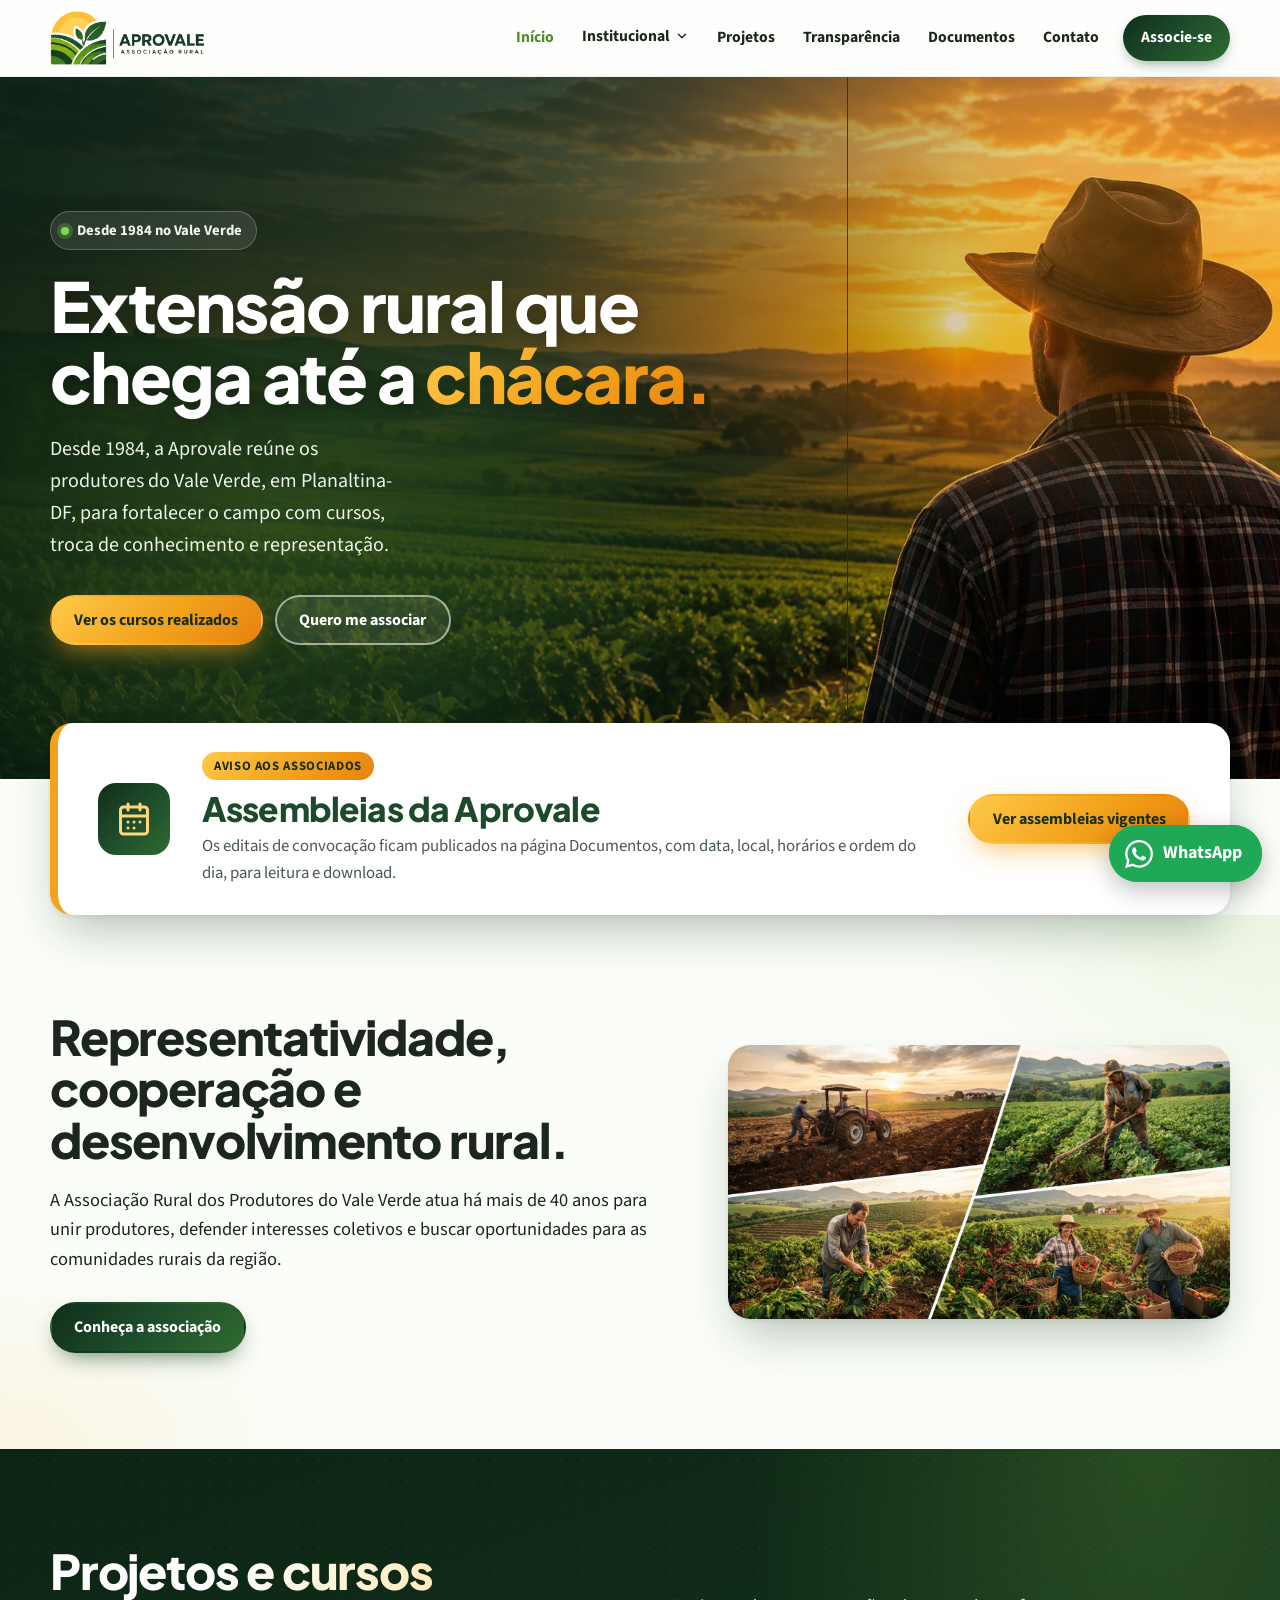
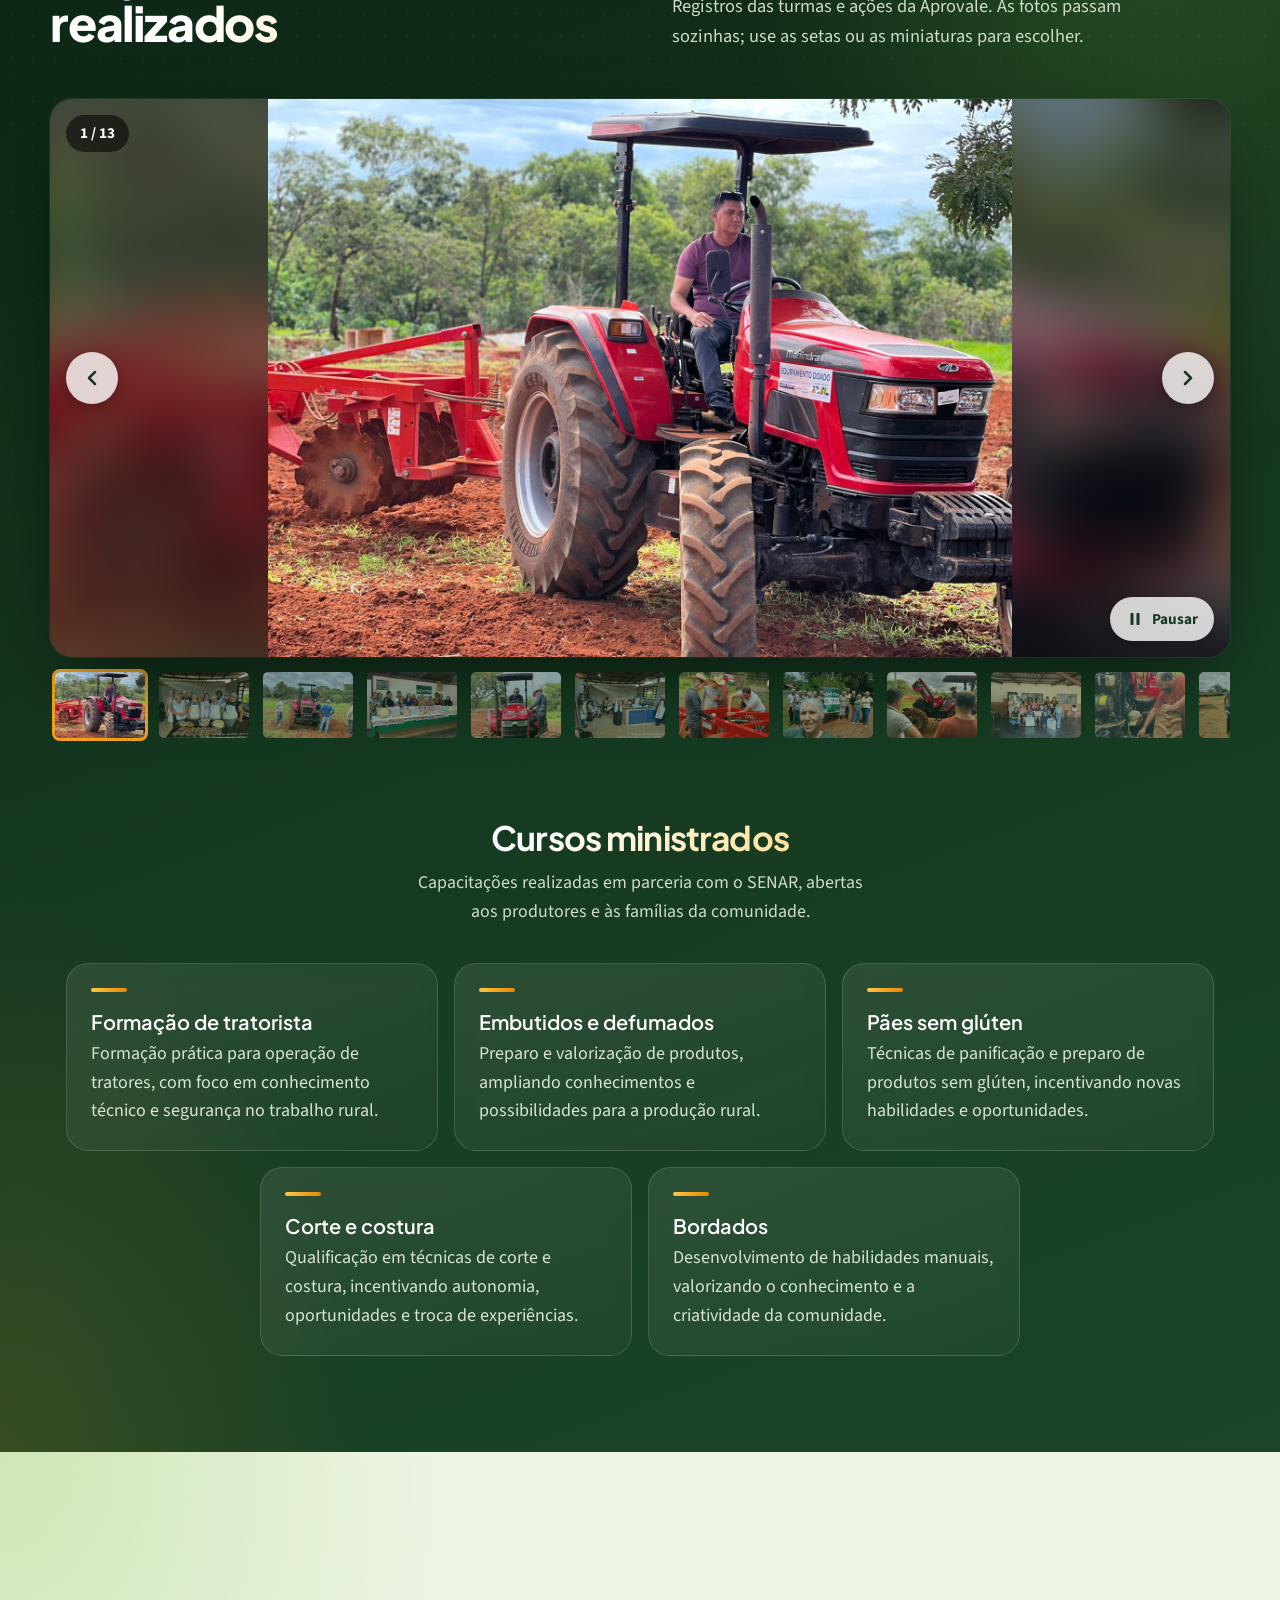
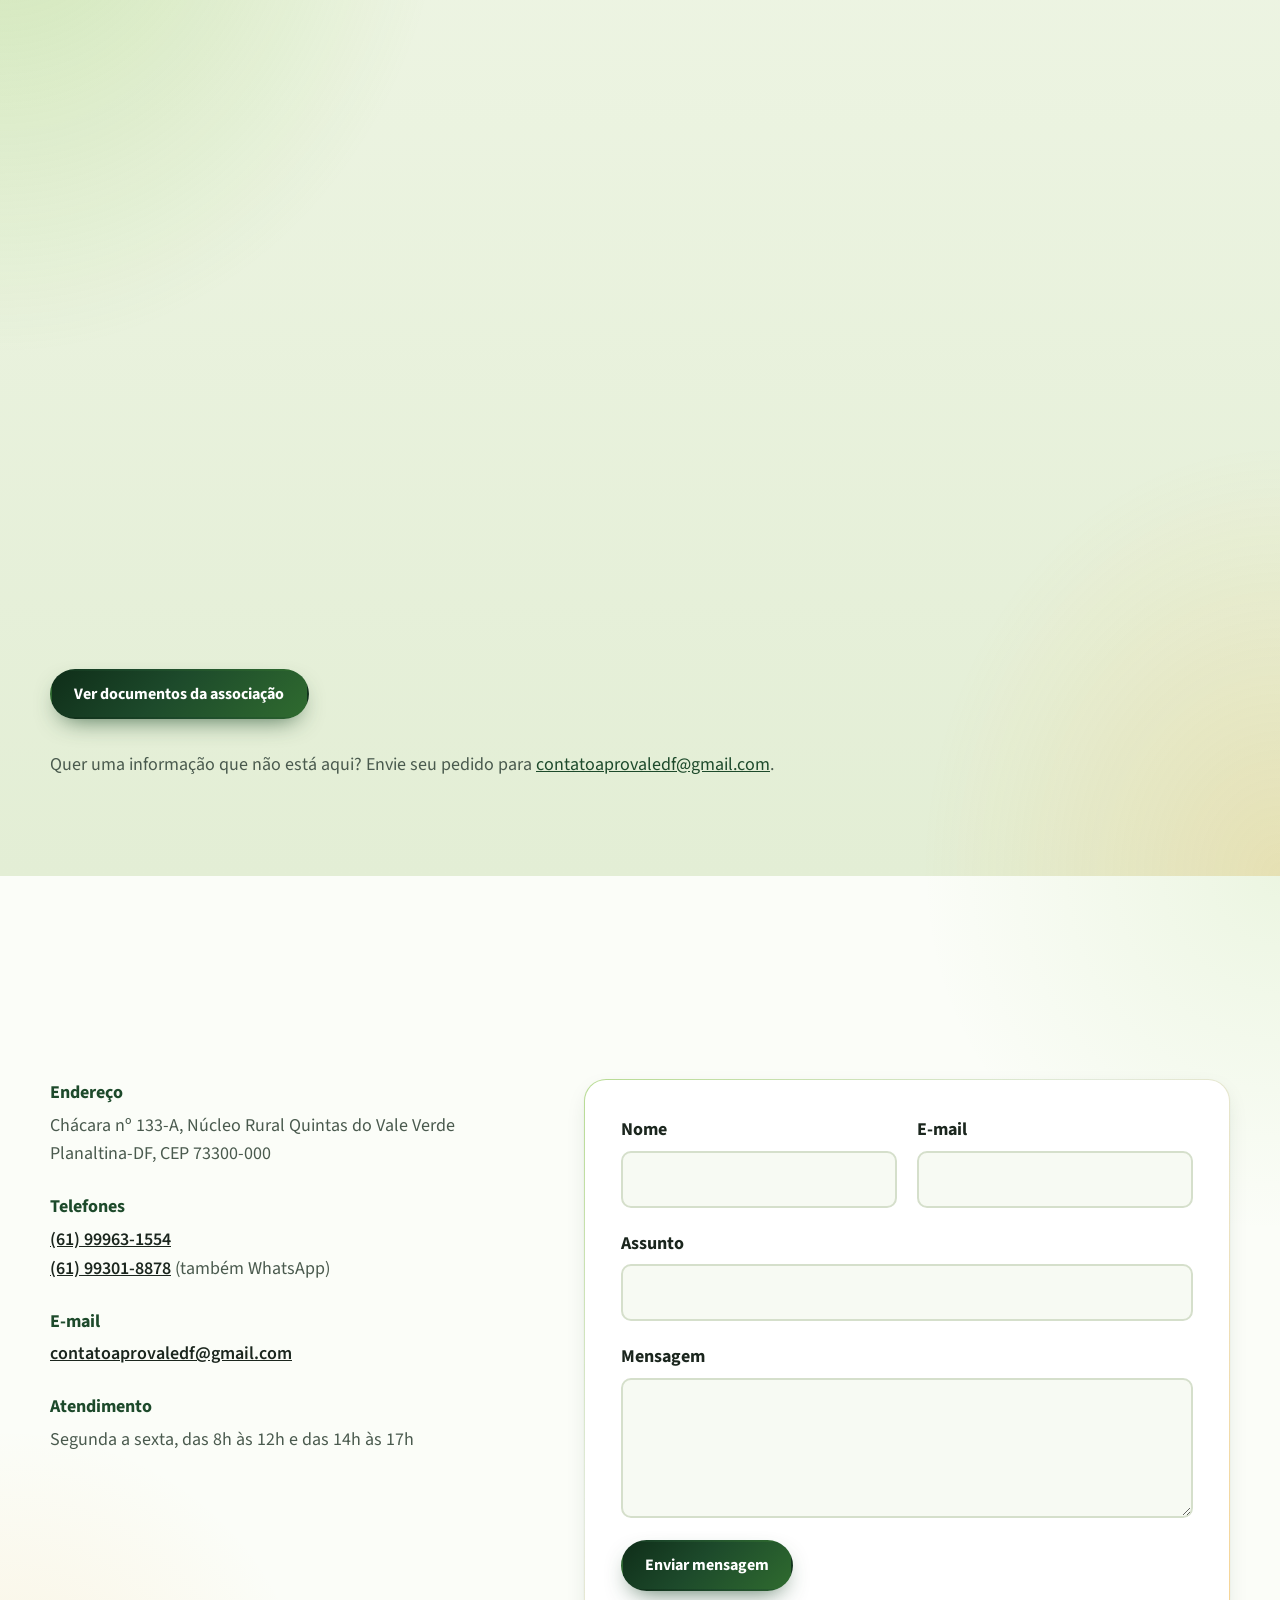
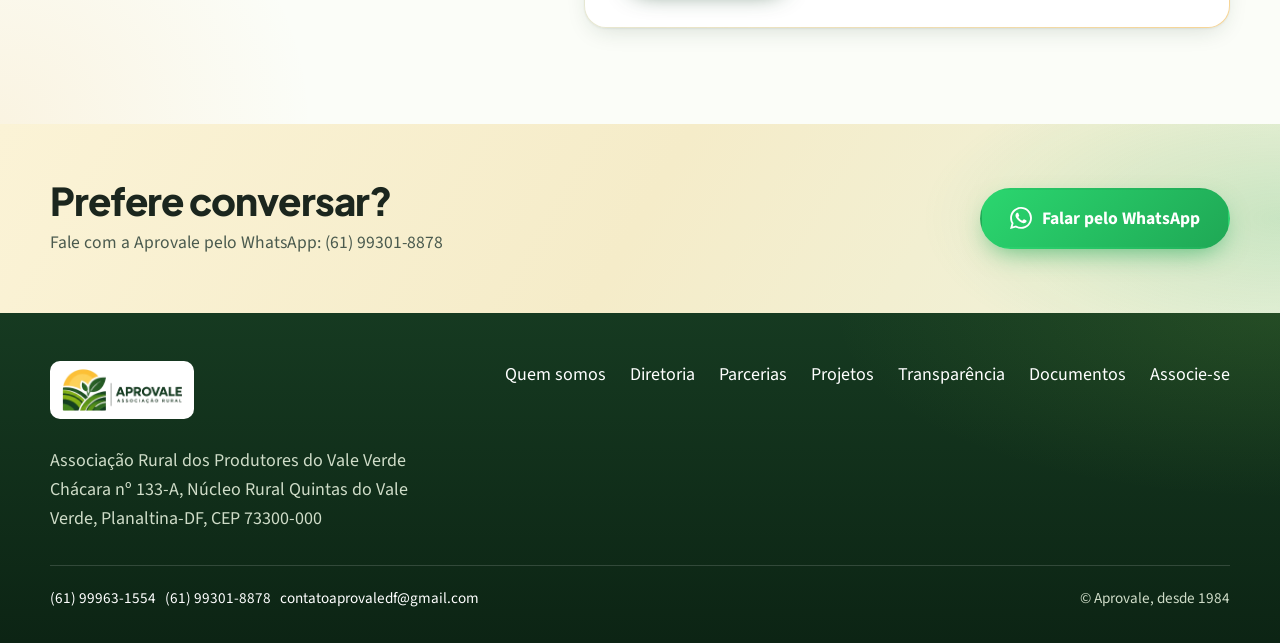
<file: index.html>
<!doctype html>
<html lang="pt-BR">
<head>
<meta charset="utf-8">
<meta name="viewport" content="width=device-width, initial-scale=1">
<title>Aprovale – Associação Rural dos Produtores do Vale Verde</title>
<meta name="description" content="Associação Rural dos Produtores do Vale Verde, em Planaltina-DF. Conheça os cursos realizados, a transparência e como se associar.">
<link rel="icon" href="img/favicon.jpg">
<link rel="preconnect" href="https://fonts.googleapis.com">
<link rel="preconnect" href="https://fonts.gstatic.com" crossorigin>
<link href="https://fonts.googleapis.com/css2?family=Source+Sans+3:ital,wght@0,400;0,600;0,700;1,400&family=Plus+Jakarta+Sans:wght@500;600;700;800&display=swap" rel="stylesheet">
<link rel="stylesheet" href="css/estilo.css">
</head>
<body>
<a class="pular" href="#conteudo">Pular para o conteúdo</a>

<svg width="0" height="0" style="position:absolute" aria-hidden="true">
  <symbol id="i-folha" viewBox="0 0 24 24" fill="none" stroke="currentColor" stroke-width="2" stroke-linecap="round" stroke-linejoin="round"><path d="M11 20A7 7 0 0 1 9.8 6.1C15.5 5 17 4.48 19 2c1 2 2 4.18 2 8 0 5.5-4.78 10-10 10Z"/><path d="M2 21c0-3 1.850-5.36 5.08-6C9.5 14.52 12 13 13 12"/></symbol>
  <symbol id="i-whats" viewBox="0 0 24 24" fill="currentColor"><path d="M17.47 14.38c-.3-.15-1.76-.87-2.03-.97-.27-.1-.47-.15-.67.15-.2.3-.77.97-.94 1.17-.17.2-.35.22-.64.07-.3-.15-1.260-.46-2.4-1.48-.89-.79-1.49-1.77-1.66-2.07-.17-.3-.02-.46.13-.6.13-.14.3-.35.45-.52.15-.18.2-.3.3-.5.1-.2.05-.38-.03-.53-.07-.15-.67-1.6-.92-2.2-.24-.58-.49-.5-.67-.5h-.57c-.2 0-.52.07-.8.37-.27.3-1.04 1.02-1.04 2.48 0 1.47 1.07 2.88 1.21 3.08.15.2 2.1 3.2 5.08 4.49.71.3 1.27.49 1.7.63.72.23 1.37.2 1.88.12.57-.09 1.76-.72 2.01-1.42.25-.7.25-1.29.17-1.42-.07-.12-.27-.2-.57-.35M12.05 21.79h-.01a9.87 9.87 0 0 1-5.030-1.38l-.36-.21-3.74.98 1-3.65-.24-.37a9.86 9.86 0 0 1-1.51-5.26c0-5.45 4.44-9.88 9.89-9.88 2.64 0 5.12 1.03 6.99 2.9a9.82 9.82 0 0 1 2.89 6.99c0 5.45-4.43 9.88-9.88 9.88m8.41-18.3A11.82 11.82 0 0 0 12.05 0C5.5 0 .16 5.34.16 11.9c0 2.1.55 4.14 1.59 5.95L.06 24l6.3-1.65a11.88 11.88 0 0 0 5.68 1.45h.01c6.55 0 11.89-5.34 11.89-11.9 0-3.18-1.24-6.17-3.48-8.41Z"/></symbol>
</svg>

<header class="topo">
  <div class="wrap">
    <a class="marca" href="index.html"><img src="img/logo.png" alt="Aprovale – Associação Rural, página inicial" width="503" height="176"></a>
    <button class="menu-botao" type="button" aria-expanded="false" aria-controls="menu">Menu</button>
    <nav class="menu" id="menu" aria-label="Principal">
      <ul>
        <li><a href="index.html" aria-current="page">Início</a></li>
        <li>
          <button class="sub-botao" type="button" aria-expanded="false" aria-controls="sub-inst">Institucional <svg viewBox="0 0 24 24" fill="none" stroke="currentColor" stroke-width="2.5" stroke-linecap="round" stroke-linejoin="round" aria-hidden="true"><path d="m6 9 6 6 6-6"/></svg></button>
          <ul class="submenu" id="sub-inst">
            <li><a href="quem-somos.html">Quem somos</a></li>
            <li><a href="diretoria.html">Diretoria</a></li>
            <li><a href="parcerias.html">Parcerias</a></li>
          </ul>
        </li>
        <li><a href="index.html#projetos">Projetos</a></li>
        <li><a href="index.html#transparencia">Transparência</a></li>
        <li><a href="documentos.html">Documentos</a></li>
        <li><a href="index.html#contato">Contato</a></li>
        <li><a class="menu-cta" href="associe-se.html">Associe-se</a></li>
      </ul>
    </nav>
  </div>
</header>

<main id="conteudo">
<section class="hero" id="inicio">
  <img class="hero-fundo" src="img/banner.jpg" alt="" width="1536" height="1024" fetchpriority="high">
  <div class="wrap">
    <div>
      <span class="hero-selo">Desde 1984 no Vale Verde</span>
      <h1>Extensão rural que chega até a <em>chácara.</em></h1>
      <p>Desde 1984, a Aprovale reúne os produtores do Vale Verde, em Planaltina-DF, para fortalecer o campo com cursos, troca de conhecimento e representação.</p>
      <div class="acoes">
        <a class="btn btn-sol" href="#projetos">Ver os cursos realizados</a>
        <a class="btn btn-linha" href="associe-se.html">Quero me associar</a>
      </div>
    </div>
  </div>
</section>

<!-- Aviso fixo de assembleias: não tem data, não precisa ser atualizado.
     O edital vigente fica na página Documentos (documentos.html#edital). -->
<section class="aviso-assembleia" aria-labelledby="aviso-titulo">
  <div class="wrap">
    <div class="aviso-cartao">
      <div class="aviso-icone" aria-hidden="true">
        <svg viewBox="0 0 24 24" fill="none" stroke="currentColor" stroke-width="2" stroke-linecap="round" stroke-linejoin="round"><rect x="3" y="4" width="18" height="18" rx="2"/><path d="M16 2v4M8 2v4M3 10h18M8 14h.01M12 14h.01M16 14h.01M8 18h.01M12 18h.01"/></svg>
      </div>
      <div class="aviso-texto">
        <p class="aviso-rotulo">Aviso aos associados</p>
        <h2 id="aviso-titulo">Assembleias da Aprovale</h2>
        <p class="aviso-pauta">Os editais de convocação ficam publicados na página Documentos, com data, local, horários e ordem do dia, para leitura e download.</p>
      </div>
      <div class="aviso-acoes">
        <a class="btn btn-sol" href="documentos.html#edital">Ver assembleias vigentes</a>
      </div>
    </div>
  </div>
</section>

<section class="secao" id="quem-somos">
  <div class="wrap dois-col">
    <div class="texto-corrido">
      <h2>Representatividade, cooperação e desenvolvimento rural.</h2>
      <p>A Associação Rural dos Produtores do Vale Verde atua há mais de 40 anos para unir produtores, defender interesses coletivos e buscar oportunidades para as comunidades rurais da região.</p>
      <p style="margin-top:28px"><a class="btn btn-mata" href="quem-somos.html">Conheça a associação</a></p>
    </div>
    <img class="foto-larga" src="img/produtores-campo.jpg" alt="Montagem com produtores rurais: preparo da terra com trator, capina na lavoura, cuidado com pés de café e colheita de café e hortaliças" width="1408" height="768" loading="lazy">
  </div>
</section>

<section class="secao vitrine-secao" id="projetos" aria-labelledby="projetos-titulo">
  <div class="wrap">
    <div class="secao-cabeca">
      <h2 id="projetos-titulo">Projetos e cursos realizados</h2>
      <p>Registros das turmas e ações da Aprovale. As fotos passam sozinhas; use as setas ou as miniaturas para escolher.</p>
    </div>

    <div class="vitrine" aria-roledescription="carrossel" aria-label="Fotos de cursos e projetos">
      <div class="vitrine-palco">
        <div class="vitrine-setas">
          <button type="button" data-direcao="anterior" aria-label="Foto anterior"><svg viewBox="0 0 24 24" fill="none" stroke="currentColor" stroke-width="2.5" stroke-linecap="round" stroke-linejoin="round" aria-hidden="true"><path d="m15 18-6-6 6-6"/></svg></button>
          <button type="button" data-direcao="proxima" aria-label="Próxima foto"><svg viewBox="0 0 24 24" fill="none" stroke="currentColor" stroke-width="2.5" stroke-linecap="round" stroke-linejoin="round" aria-hidden="true"><path d="m9 18 6-6-6-6"/></svg></button>
        </div>
        <span class="vitrine-contador" aria-hidden="true">1 / 13</span>
        <div class="vitrine-trilho" tabindex="0" role="group" aria-label="Fotos">
          <figure class="slide" role="group" aria-roledescription="foto" aria-label="1 de 13" ><span class="slide-fundo" style="background-image:url(img/cursos/20.jpg)"></span><img src="img/cursos/20.jpg" alt="Produtor conduz trator com grade aradora durante aula prática" width="1600" height="1200" loading="lazy"></figure>
          <figure class="slide" role="group" aria-roledescription="foto" aria-label="2 de 13" ><span class="slide-fundo" style="background-image:url(img/cursos/02.jpg)"></span><img src="img/cursos/02.jpg" alt="Turma posa atrás da mesa com pães e bolos produzidos no curso" width="1600" height="1200" loading="lazy"></figure>
          <figure class="slide" role="group" aria-roledescription="foto" aria-label="3 de 13" ><span class="slide-fundo" style="background-image:url(img/cursos/26.jpg)"></span><img src="img/cursos/26.jpg" alt="Instrutor e alunos ao redor de um trator em área de plantio" width="1280" height="960" loading="lazy"></figure>
          <figure class="slide" role="group" aria-roledescription="foto" aria-label="4 de 13" ><span class="slide-fundo" style="background-image:url(img/cursos/08.jpg)"></span><img src="img/cursos/08.jpg" alt="Turma reunida com peças artesanais expostas na mesa" width="1600" height="1204" loading="lazy"></figure>
          <figure class="slide" role="group" aria-roledescription="foto" aria-label="5 de 13" ><span class="slide-fundo" style="background-image:url(img/cursos/22.jpg)"></span><img src="img/cursos/22.jpg" alt="Aluna observa produtor operando trator" width="1600" height="1200" loading="lazy"></figure>
          <figure class="slide" role="group" aria-roledescription="foto" aria-label="6 de 13" ><span class="slide-fundo" style="background-image:url(img/cursos/03.jpg)"></span><img src="img/cursos/03.jpg" alt="Alunas preparam massas na cozinha durante o curso" width="1600" height="1200" loading="lazy"></figure>
          <figure class="slide" role="group" aria-roledescription="foto" aria-label="7 de 13" ><span class="slide-fundo" style="background-image:url(img/cursos/23.jpg)"></span><img src="img/cursos/23.jpg" alt="Alunos fazem regulagem em implemento agrícola" width="1600" height="1200" loading="lazy"></figure>
          <figure class="slide" role="group" aria-roledescription="foto" aria-label="8 de 13" ><span class="slide-fundo" style="background-image:url(img/cursos/01.jpg)"></span><img src="img/cursos/01.jpg" alt="Participantes de curso reunidas ao ar livre" width="1032" height="774" loading="lazy"></figure>
          <figure class="slide" role="group" aria-roledescription="foto" aria-label="9 de 13" ><span class="slide-fundo" style="background-image:url(img/cursos/24.jpg)"></span><img src="img/cursos/24.jpg" alt="Turma acompanha explicação sobre o motor do trator" width="1600" height="1200" loading="lazy"></figure>
          <figure class="slide" role="group" aria-roledescription="foto" aria-label="10 de 13" ><span class="slide-fundo" style="background-image:url(img/cursos/13.jpg)"></span><img src="img/cursos/13.jpg" alt="Turma reunida no encerramento de um curso" width="1600" height="1201" loading="lazy"></figure>
          <figure class="slide" role="group" aria-roledescription="foto" aria-label="11 de 13" ><span class="slide-fundo" style="background-image:url(img/cursos/25.jpg)"></span><img src="img/cursos/25.jpg" alt="Alunos fazem manutenção na parte traseira do trator" width="1600" height="1200" loading="lazy"></figure>
          <figure class="slide" role="group" aria-roledescription="foto" aria-label="12 de 13" ><span class="slide-fundo" style="background-image:url(img/cursos/18.jpg)"></span><img src="img/cursos/18.jpg" alt="Entrega simbólica da chave de um trator aos produtores" width="1600" height="1200" loading="lazy"></figure>
          <figure class="slide" role="group" aria-roledescription="foto" aria-label="13 de 13" ><span class="slide-fundo" style="background-image:url(img/cursos/19.jpg)"></span><img src="img/cursos/19.jpg" alt="Representantes seguram a chave do trator entregue" width="1600" height="720" loading="lazy"></figure>
        </div>
        <button class="vitrine-pausa" type="button" data-pausado="false">
          <svg class="ic-pausa" viewBox="0 0 24 24" fill="currentColor" aria-hidden="true"><rect x="6" y="4" width="4" height="16" rx="1"/><rect x="14" y="4" width="4" height="16" rx="1"/></svg>
          <svg class="ic-play" viewBox="0 0 24 24" fill="currentColor" aria-hidden="true"><path d="M7 4.5v15a1 1 0 0 0 1.5.86l12-7.5a1 1 0 0 0 0-1.72l-12-7.5A1 1 0 0 0 7 4.5Z"/></svg>
          <span>Pausar</span>
        </button>
        <div class="vitrine-progresso" aria-hidden="true"></div>
      </div>
      <nav class="miniaturas" aria-label="Escolher foto"></nav>
      <p class="visually-hidden" role="status" aria-live="polite"></p>
    </div>

    <div class="cursos-texto">
      <div>
        <h3>Cursos ministrados</h3>
        <p>Capacitações realizadas em parceria com o SENAR, abertas aos produtores e às famílias da comunidade.</p>
      </div>
      <ul class="cursos-lista">
        <li><strong>Formação de tratorista</strong><span>Formação prática para operação de tratores, com foco em conhecimento técnico e segurança no trabalho rural.</span></li>
        <li><strong>Embutidos e defumados</strong><span>Preparo e valorização de produtos, ampliando conhecimentos e possibilidades para a produção rural.</span></li>
        <li><strong>Pães sem glúten</strong><span>Técnicas de panificação e preparo de produtos sem glúten, incentivando novas habilidades e oportunidades.</span></li>
        <li><strong>Corte e costura</strong><span>Qualificação em técnicas de corte e costura, incentivando autonomia, oportunidades e troca de experiências.</span></li>
        <li><strong>Bordados</strong><span>Desenvolvimento de habilidades manuais, valorizando o conhecimento e a criatividade da comunidade.</span></li>
      </ul>
    </div>
  </div>
</section>

<section class="secao transp" id="transparencia">
  <div class="wrap">
    <div class="secao-cabeca">
      <h2>Transparência</h2>
      <p>Aqui a Aprovale publica os recursos públicos que recebe e como eles são usados, como determina a legislação.</p>
    </div>

    <div class="leis">
      <article class="lei">
        <h3>Lei nº 12.527/2011</h3>
        <p class="apelido">Lei de Acesso à Informação (LAI)</p>
        <p>Garante a qualquer pessoa o direito de acessar informações sobre o uso de recursos públicos.</p>
        <p>Entidades privadas sem fins lucrativos que recebem recursos públicos também devem divulgar esses recursos e sua aplicação.</p>
        <a href="https://www.planalto.gov.br/ccivil_03/_ato2011-2014/2011/lei/l12527.htm" target="_blank" rel="noopener">Ler a lei completa</a>
      </article>
      <article class="lei">
        <h3>Lei Complementar nº 131/2009</h3>
        <p class="apelido">Lei da Transparência</p>
        <p>Determina a divulgação, em tempo real, de informações detalhadas sobre a execução de receitas e despesas públicas.</p>
        <p>Por isso, cada recurso recebido aparece na tabela abaixo com valor, objeto e situação.</p>
        <a href="https://www.planalto.gov.br/ccivil_03/leis/lcp/lcp131.htm" target="_blank" rel="noopener">Ler a lei completa</a>
      </article>
    </div>

    <div class="tabela-titulo">
      <h3>Recursos federais recebidos</h3>
      <p>Atualizado em: <time datetime="2026-11">novembro de 2026</time></p>
    </div>
    <div class="tabela-rolagem" tabindex="0" role="region" aria-label="Tabela de recursos federais recebidos">
      <table>
        <thead>
          <tr><th scope="col">Ano</th><th scope="col">Órgão concedente</th><th scope="col">Instrumento</th><th scope="col">Objeto</th><th scope="col">Valor</th><th scope="col">Situação</th><th scope="col">Documentos</th></tr>
        </thead>
        <tbody>
          <!--
            MODELO: para publicar um recurso, copie a linha abaixo, tire os comentários e preencha.
            Depois apague a linha "vazio".
          <tr>
            <td>2026</td>
            <td>Nome do órgão</td>
            <td>Termo de Fomento nº 000/2026</td>
            <td>Descreva para que é o recurso</td>
            <td>R$ 0,00</td>
            <td>Em execução</td>
            <td><a href="docs/termo-000-2026.pdf">Termo</a>, <a href="docs/plano-trabalho.pdf">Plano de trabalho</a></td>
          </tr>
          -->
          <tr class="vazio">
            <td colspan="7"><strong>Nenhum recurso federal registrado até o momento.</strong>Assim que um convênio ou termo de fomento for assinado, os dados serão publicados aqui.</td>
          </tr>
        </tbody>
      </table>
    </div>

    <p class="ver-docs"><a class="btn btn-mata" href="documentos.html">Ver documentos da associação</a></p>
    <p class="pedido">Quer uma informação que não está aqui? Envie seu pedido para <a href="mailto:contatoaprovaledf@gmail.com?subject=Pedido%20de%20informa%C3%A7%C3%A3o%20(LAI)">contatoaprovaledf@gmail.com</a>.</p>
  </div>
</section>

<section class="secao" id="contato">
  <div class="wrap">
    <div class="secao-cabeca">
      <h2>Fale com a Aprovale</h2>
      <p>Tire dúvidas, envie sugestões ou peça informações sobre a associação.</p>
    </div>
    <div class="contato">
      <dl class="contato-info">
        <div><dt>Endereço</dt><dd>Chácara nº 133-A, Núcleo Rural Quintas do Vale Verde<br>Planaltina-DF, CEP 73300-000</dd></div>
        <div><dt>Telefones</dt><dd><a href="tel:+5561999631554">(61) 99963-1554</a><br><a href="tel:+5561993018878">(61) 99301-8878</a> (também WhatsApp)</dd></div>
        <div><dt>E-mail</dt><dd><a href="mailto:contatoaprovaledf@gmail.com">contatoaprovaledf@gmail.com</a></dd></div>
        <div><dt>Atendimento</dt><dd>Segunda a sexta, das 8h às 12h e das 14h às 17h</dd></div>
      </dl>

      <form class="cadastro" data-envio="https://formsubmit.co/ajax/contatoaprovaledf@gmail.com" data-sucesso="Mensagem enviada. Vamos responder pelo e-mail informado.">
        <input type="hidden" name="_subject" value="Nova mensagem pelo site – Aprovale">
        <input type="hidden" name="_template" value="table">
        <input type="text" name="_honey" class="mel" tabindex="-1" autocomplete="off" aria-hidden="true">
        <div class="campo">
          <label for="c-nome">Nome</label>
          <input type="text" id="c-nome" name="Nome" autocomplete="name" required minlength="3" data-error="c-nome-erro">
          <span class="erro-msg" id="c-nome-erro">Digite seu nome.</span>
        </div>
        <div class="campo">
          <label for="c-email">E-mail</label>
          <input type="email" id="c-email" name="email" autocomplete="email" required data-error="c-email-erro">
          <span class="erro-msg" id="c-email-erro">Digite um e-mail válido, como nome@exemplo.com.</span>
        </div>
        <div class="campo inteiro">
          <label for="c-assunto">Assunto</label>
          <input type="text" id="c-assunto" name="Assunto" required maxlength="120" data-error="c-assunto-erro">
          <span class="erro-msg" id="c-assunto-erro">Digite o assunto.</span>
        </div>
        <div class="campo inteiro">
          <label for="c-msg">Mensagem</label>
          <textarea id="c-msg" name="Mensagem" required maxlength="2000" data-error="c-msg-erro"></textarea>
          <span class="erro-msg" id="c-msg-erro">Escreva sua mensagem.</span>
        </div>
        <div class="form-rodape">
          <button class="btn btn-mata" type="submit">Enviar mensagem</button>
          <p class="form-status" role="status" aria-live="polite"></p>
        </div>
      </form>
    </div>
  </div>
</section>
</main>

<section class="faixa-whats" aria-labelledby="whats-titulo">
  <div class="wrap">
    <div>
      <h2 id="whats-titulo">Prefere conversar?</h2>
      <p>Fale com a Aprovale pelo WhatsApp: (61) 99301-8878</p>
    </div>
    <a class="btn btn-whats" href="https://wa.me/5561993018878?text=Ol%C3%A1!%20Vim%20pelo%20site%20da%20Aprovale." target="_blank" rel="noopener">
      <svg aria-hidden="true"><use href="#i-whats"/></svg> Falar pelo WhatsApp
    </a>
  </div>
</section>

<footer class="rodape">
  <div class="wrap">
    <div>
      <a class="rodape-logo" href="index.html"><img src="img/logo.png" alt="Aprovale – Associação Rural, página inicial" width="503" height="176" loading="lazy"></a>
      <p style="margin-top:18px; max-width:40ch">Associação Rural dos Produtores do Vale Verde<br>Chácara nº 133-A, Núcleo Rural Quintas do Vale Verde, Planaltina-DF, CEP 73300-000</p>
    </div>
    <nav aria-label="Rodapé">
      <ul>
        <li><a href="quem-somos.html">Quem somos</a></li>
        <li><a href="diretoria.html">Diretoria</a></li>
        <li><a href="parcerias.html">Parcerias</a></li>
        <li><a href="index.html#projetos">Projetos</a></li>
        <li><a href="index.html#transparencia">Transparência</a></li>
        <li><a href="documentos.html">Documentos</a></li>
        <li><a href="associe-se.html">Associe-se</a></li>
      </ul>
    </nav>
    <div class="rodape-base">
      <span><a href="tel:+5561999631554">(61) 99963-1554</a> &nbsp; <a href="tel:+5561993018878">(61) 99301-8878</a> &nbsp; <a href="mailto:contatoaprovaledf@gmail.com">contatoaprovaledf@gmail.com</a></span>
      <span>© Aprovale, desde 1984</span>
    </div>
  </div>
</footer>

<a class="whats-flutuante" href="https://wa.me/5561993018878?text=Ol%C3%A1!%20Vim%20pelo%20site%20da%20Aprovale." target="_blank" rel="noopener" aria-label="Falar pelo WhatsApp">
  <svg aria-hidden="true"><use href="#i-whats"/></svg><span>WhatsApp</span>
</a>

<script src="js/site.js" defer></script>
</body>
</html>
</file>
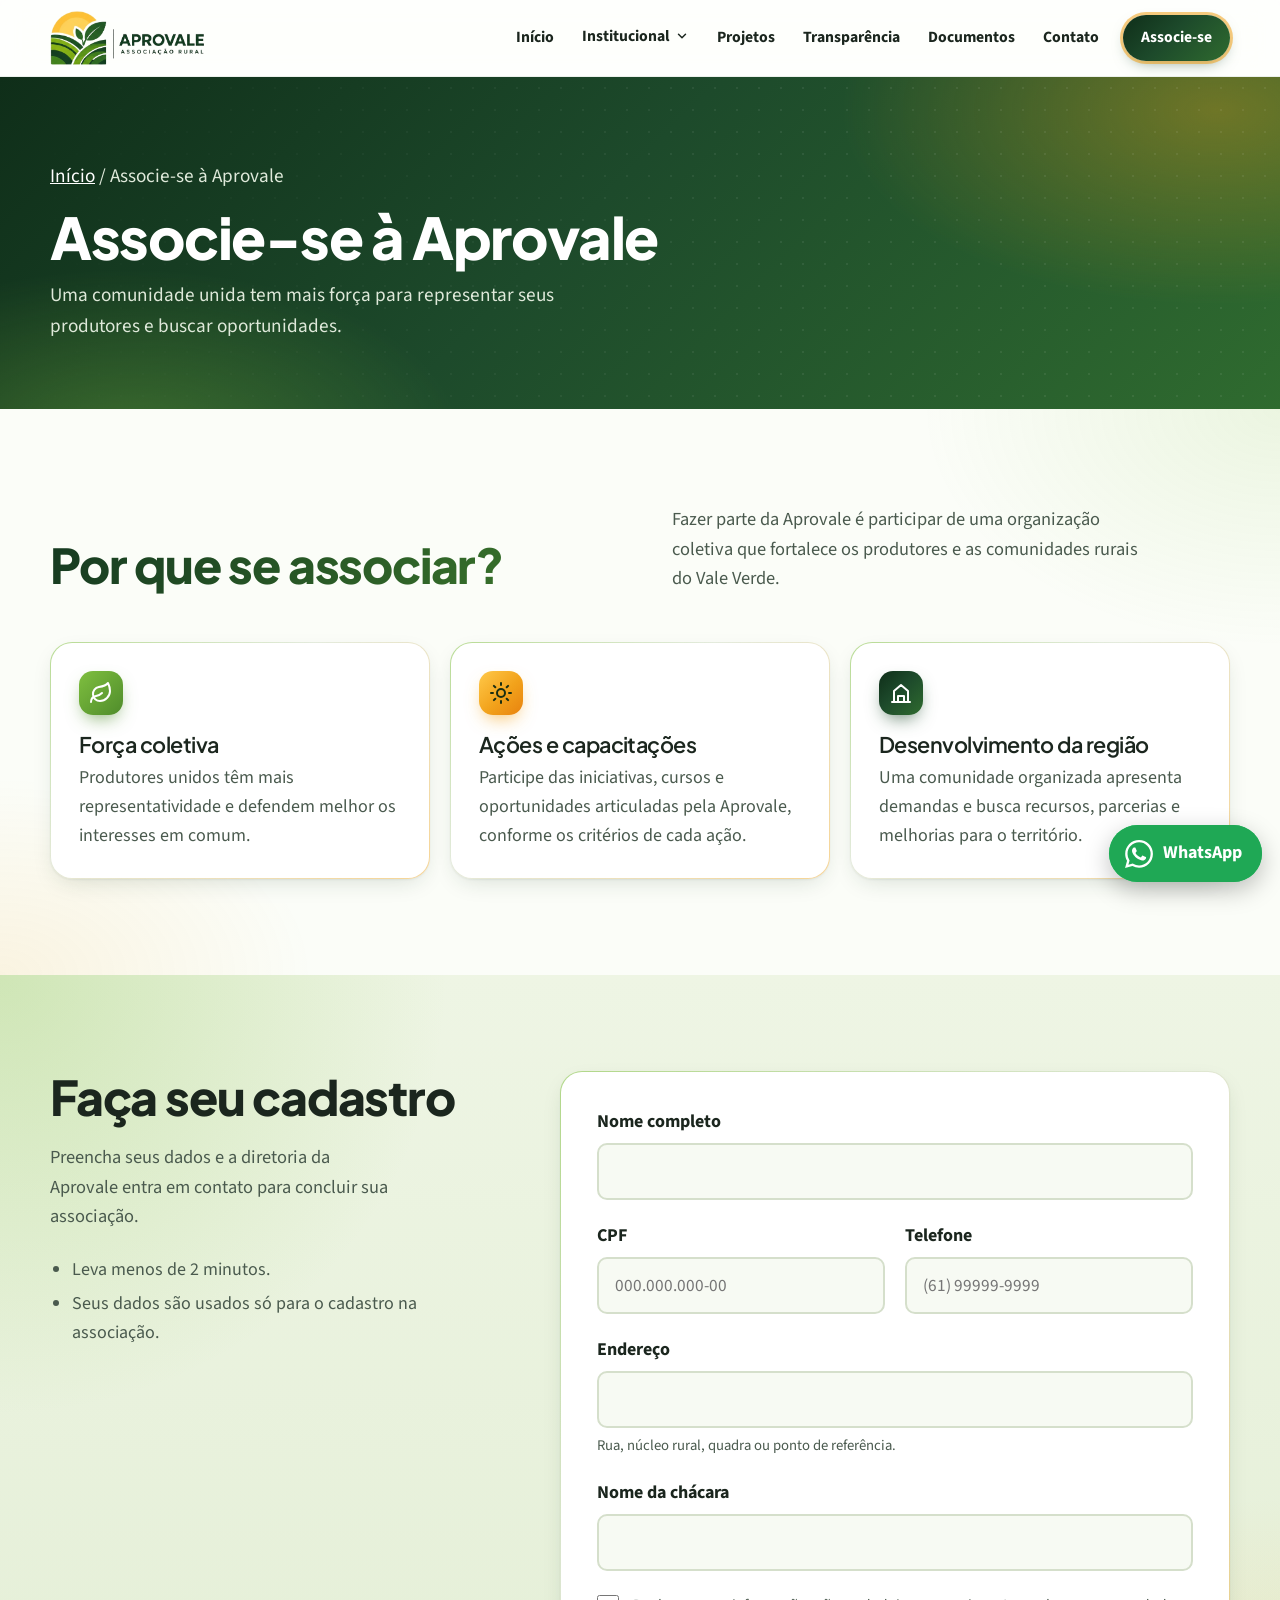
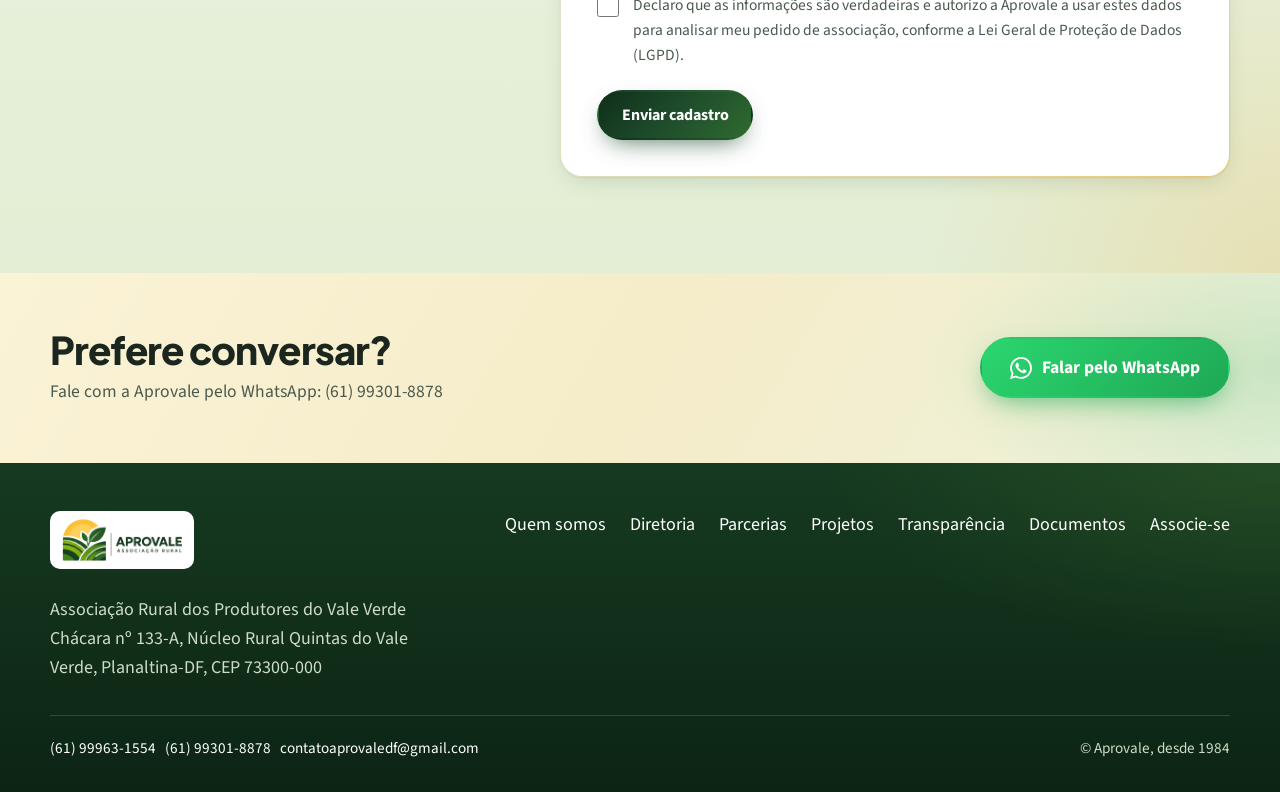
<file: associe-se.html>
<!doctype html>
<html lang="pt-BR">
<head>
<meta charset="utf-8">
<meta name="viewport" content="width=device-width, initial-scale=1">
<title>Associe-se – Aprovale</title>
<meta name="description" content="Faça parte da Associação Rural dos Produtores do Vale Verde (Aprovale). Preencha o cadastro e a diretoria entra em contato.">
<link rel="icon" href="img/favicon.jpg">
<link rel="preconnect" href="https://fonts.googleapis.com">
<link rel="preconnect" href="https://fonts.gstatic.com" crossorigin>
<link href="https://fonts.googleapis.com/css2?family=Source+Sans+3:ital,wght@0,400;0,600;0,700;1,400&family=Plus+Jakarta+Sans:wght@500;600;700;800&display=swap" rel="stylesheet">
<link rel="stylesheet" href="css/estilo.css">
</head>
<body>
<a class="pular" href="#conteudo">Pular para o conteúdo</a>

<svg width="0" height="0" style="position:absolute" aria-hidden="true">
  <symbol id="i-folha" viewBox="0 0 24 24" fill="none" stroke="currentColor" stroke-width="2" stroke-linecap="round" stroke-linejoin="round"><path d="M11 20A7 7 0 0 1 9.8 6.1C15.5 5 17 4.48 19 2c1 2 2 4.18 2 8 0 5.5-4.78 10-10 10Z"/><path d="M2 21c0-3 1.850-5.36 5.08-6C9.5 14.52 12 13 13 12"/></symbol>
  <symbol id="i-whats" viewBox="0 0 24 24" fill="currentColor"><path d="M17.47 14.38c-.3-.15-1.76-.87-2.03-.97-.27-.1-.47-.15-.67.15-.2.3-.77.97-.94 1.17-.17.2-.35.22-.64.07-.3-.15-1.260-.46-2.4-1.48-.89-.79-1.49-1.77-1.66-2.07-.17-.3-.02-.46.13-.6.13-.14.3-.35.45-.52.15-.18.2-.3.3-.5.1-.2.05-.38-.03-.53-.07-.15-.67-1.6-.92-2.2-.24-.58-.49-.5-.67-.5h-.57c-.2 0-.52.07-.8.37-.27.3-1.04 1.02-1.04 2.48 0 1.47 1.07 2.88 1.21 3.08.15.2 2.1 3.2 5.08 4.49.71.3 1.27.49 1.7.63.72.23 1.37.2 1.88.12.57-.09 1.76-.72 2.01-1.42.25-.7.25-1.29.17-1.42-.07-.12-.27-.2-.57-.35M12.05 21.79h-.01a9.87 9.87 0 0 1-5.030-1.38l-.36-.21-3.74.98 1-3.65-.24-.37a9.86 9.86 0 0 1-1.51-5.26c0-5.45 4.44-9.88 9.89-9.88 2.64 0 5.12 1.03 6.99 2.9a9.82 9.82 0 0 1 2.89 6.99c0 5.45-4.43 9.88-9.88 9.88m8.41-18.3A11.82 11.82 0 0 0 12.05 0C5.5 0 .16 5.34.16 11.9c0 2.1.55 4.14 1.59 5.95L.06 24l6.3-1.65a11.88 11.88 0 0 0 5.68 1.45h.01c6.55 0 11.89-5.34 11.89-11.9 0-3.18-1.24-6.17-3.48-8.41Z"/></symbol>
</svg>

<header class="topo">
  <div class="wrap">
    <a class="marca" href="index.html"><img src="img/logo.png" alt="Aprovale – Associação Rural, página inicial" width="503" height="176"></a>
    <button class="menu-botao" type="button" aria-expanded="false" aria-controls="menu">Menu</button>
    <nav class="menu" id="menu" aria-label="Principal">
      <ul>
        <li><a href="index.html">Início</a></li>
        <li>
          <button class="sub-botao" type="button" aria-expanded="false" aria-controls="sub-inst">Institucional <svg viewBox="0 0 24 24" fill="none" stroke="currentColor" stroke-width="2.5" stroke-linecap="round" stroke-linejoin="round" aria-hidden="true"><path d="m6 9 6 6 6-6"/></svg></button>
          <ul class="submenu" id="sub-inst">
            <li><a href="quem-somos.html">Quem somos</a></li>
            <li><a href="diretoria.html">Diretoria</a></li>
            <li><a href="parcerias.html">Parcerias</a></li>
          </ul>
        </li>
        <li><a href="index.html#projetos">Projetos</a></li>
        <li><a href="index.html#transparencia">Transparência</a></li>
        <li><a href="documentos.html">Documentos</a></li>
        <li><a href="index.html#contato">Contato</a></li>
        <li><a class="menu-cta" href="associe-se.html" aria-current="page">Associe-se</a></li>
      </ul>
    </nav>
  </div>
</header>

<main id="conteudo">
<section class="pagina-topo">
  <div class="wrap">
    <p class="trilha"><a href="index.html">Início</a> / Associe-se à Aprovale</p>
    <h1>Associe-se à Aprovale</h1>
    <p>Uma comunidade unida tem mais força para representar seus produtores e buscar oportunidades.</p>
  </div>
</section>

<section class="secao">
  <div class="wrap">
    <div class="secao-cabeca">
      <h2>Por que se associar?</h2>
      <p>Fazer parte da Aprovale é participar de uma organização coletiva que fortalece os produtores e as comunidades rurais do Vale Verde.</p>
    </div>
    <ul class="cartoes">
      <li class="cartao"><h3>Força coletiva</h3><p>Produtores unidos têm mais representatividade e defendem melhor os interesses em comum.</p></li>
      <li class="cartao"><h3>Ações e capacitações</h3><p>Participe das iniciativas, cursos e oportunidades articuladas pela Aprovale, conforme os critérios de cada ação.</p></li>
      <li class="cartao"><h3>Desenvolvimento da região</h3><p>Uma comunidade organizada apresenta demandas e busca recursos, parcerias e melhorias para o território.</p></li>
    </ul>
  </div>
</section>

<section class="secao transp" id="cadastro">
  <div class="wrap associe">
    <div class="associe-texto">
      <h2>Faça seu cadastro</h2>
      <p>Preencha seus dados e a diretoria da Aprovale entra em contato para concluir sua associação.</p>
      <ul>
        <li>Leva menos de 2 minutos.</li>
        <li>Seus dados são usados só para o cadastro na associação.</li>
      </ul>
    </div>

    <form class="cadastro" data-envio="https://formsubmit.co/ajax/contatoaprovaledf@gmail.com" data-sucesso="Cadastro enviado. A diretoria vai entrar em contato pelo telefone informado.">
      <input type="hidden" name="_subject" value="Novo pedido de associação – site Aprovale">
      <input type="hidden" name="_template" value="table">
      <input type="text" name="_honey" class="mel" tabindex="-1" autocomplete="off" aria-hidden="true">

      <div class="campo inteiro">
        <label for="nome">Nome completo</label>
        <input type="text" id="nome" name="Nome completo" autocomplete="name" required minlength="5" data-error="nome-erro">
        <span class="erro-msg" id="nome-erro">Digite seu nome completo.</span>
      </div>
      <div class="campo">
        <label for="cpf">CPF</label>
        <input type="text" id="cpf" name="CPF" inputmode="numeric" placeholder="000.000.000-00" maxlength="14" required pattern="\d{3}\.\d{3}\.\d{3}-\d{2}" data-mascara="cpf" data-error="cpf-erro">
        <span class="erro-msg" id="cpf-erro">Digite um CPF válido, com 11 números.</span>
      </div>
      <div class="campo">
        <label for="telefone">Telefone</label>
        <input type="tel" id="telefone" name="Telefone" autocomplete="tel-national" inputmode="tel" placeholder="(61) 99999-9999" maxlength="15" required pattern="\(\d{2}\) \d{4,5}-\d{4}" data-mascara="telefone" data-error="tel-erro">
        <span class="erro-msg" id="tel-erro">Digite o telefone com DDD.</span>
      </div>
      <div class="campo inteiro">
        <label for="endereco">Endereço</label>
        <input type="text" id="endereco" name="Endereço" autocomplete="street-address" required minlength="5" data-error="end-erro" data-descricao="end-dica" aria-describedby="end-dica">
        <span class="dica" id="end-dica">Rua, núcleo rural, quadra ou ponto de referência.</span>
        <span class="erro-msg" id="end-erro">Digite seu endereço.</span>
      </div>
      <div class="campo inteiro">
        <label for="chacara">Nome da chácara</label>
        <input type="text" id="chacara" name="Nome da chácara" required data-error="chacara-erro">
        <span class="erro-msg" id="chacara-erro">Digite o nome da chácara.</span>
      </div>
      <div class="consentimento">
        <input type="checkbox" id="lgpd" name="Autorizou uso dos dados" value="Sim" required data-error="lgpd-erro">
        <label for="lgpd">Declaro que as informações são verdadeiras e autorizo a Aprovale a usar estes dados para analisar meu pedido de associação, conforme a Lei Geral de Proteção de Dados (LGPD).</label>
        <span class="erro-msg" id="lgpd-erro">Marque esta opção para enviar o cadastro.</span>
      </div>
      <div class="form-rodape">
        <button class="btn btn-mata" type="submit">Enviar cadastro</button>
        <p class="form-status" role="status" aria-live="polite"></p>
      </div>
    </form>
  </div>
</section>
</main>

<section class="faixa-whats" aria-labelledby="whats-titulo">
  <div class="wrap">
    <div>
      <h2 id="whats-titulo">Prefere conversar?</h2>
      <p>Fale com a Aprovale pelo WhatsApp: (61) 99301-8878</p>
    </div>
    <a class="btn btn-whats" href="https://wa.me/5561993018878?text=Ol%C3%A1!%20Vim%20pelo%20site%20da%20Aprovale." target="_blank" rel="noopener">
      <svg aria-hidden="true"><use href="#i-whats"/></svg> Falar pelo WhatsApp
    </a>
  </div>
</section>

<footer class="rodape">
  <div class="wrap">
    <div>
      <a class="rodape-logo" href="index.html"><img src="img/logo.png" alt="Aprovale – Associação Rural, página inicial" width="503" height="176" loading="lazy"></a>
      <p style="margin-top:18px; max-width:40ch">Associação Rural dos Produtores do Vale Verde<br>Chácara nº 133-A, Núcleo Rural Quintas do Vale Verde, Planaltina-DF, CEP 73300-000</p>
    </div>
    <nav aria-label="Rodapé">
      <ul>
        <li><a href="quem-somos.html">Quem somos</a></li>
        <li><a href="diretoria.html">Diretoria</a></li>
        <li><a href="parcerias.html">Parcerias</a></li>
        <li><a href="index.html#projetos">Projetos</a></li>
        <li><a href="index.html#transparencia">Transparência</a></li>
        <li><a href="documentos.html">Documentos</a></li>
        <li><a href="associe-se.html">Associe-se</a></li>
      </ul>
    </nav>
    <div class="rodape-base">
      <span><a href="tel:+5561999631554">(61) 99963-1554</a> &nbsp; <a href="tel:+5561993018878">(61) 99301-8878</a> &nbsp; <a href="mailto:contatoaprovaledf@gmail.com">contatoaprovaledf@gmail.com</a></span>
      <span>© Aprovale, desde 1984</span>
    </div>
  </div>
</footer>

<a class="whats-flutuante" href="https://wa.me/5561993018878?text=Ol%C3%A1!%20Vim%20pelo%20site%20da%20Aprovale." target="_blank" rel="noopener" aria-label="Falar pelo WhatsApp">
  <svg aria-hidden="true"><use href="#i-whats"/></svg><span>WhatsApp</span>
</a>

<script src="js/site.js" defer></script>
</body>
</html>
</file>
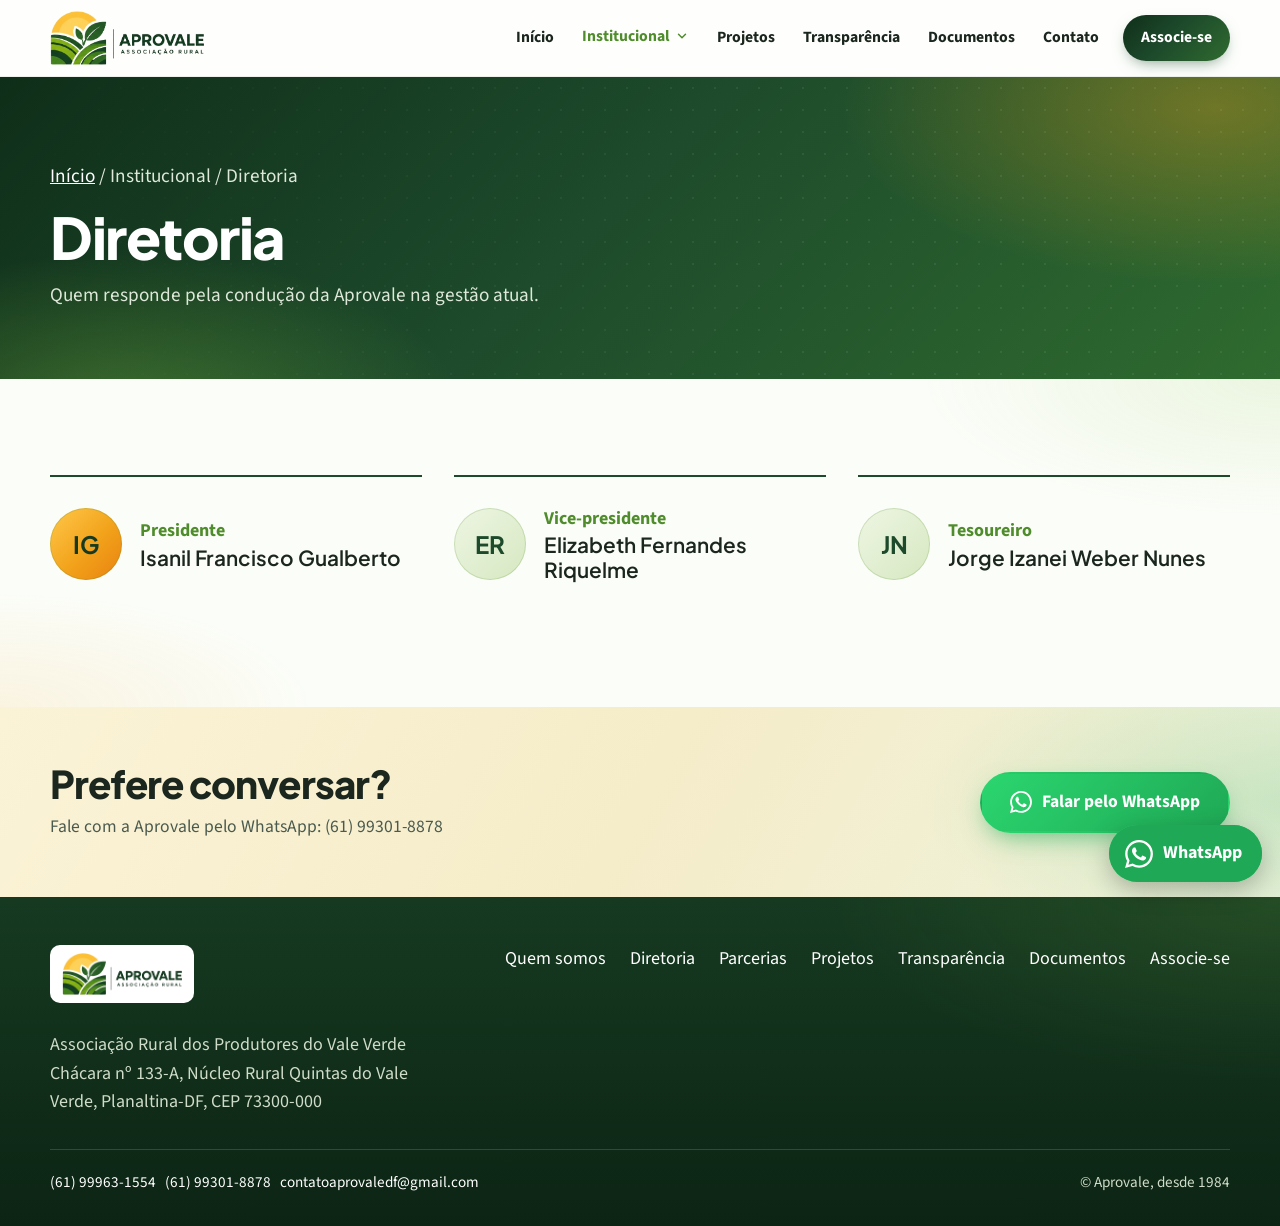
<file: diretoria.html>
<!doctype html>
<html lang="pt-BR">
<head>
<meta charset="utf-8">
<meta name="viewport" content="width=device-width, initial-scale=1">
<title>Diretoria – Aprovale</title>
<meta name="description" content="Conheça a diretoria da Associação Rural dos Produtores do Vale Verde (Aprovale).">
<link rel="icon" href="img/favicon.jpg">
<link rel="preconnect" href="https://fonts.googleapis.com">
<link rel="preconnect" href="https://fonts.gstatic.com" crossorigin>
<link href="https://fonts.googleapis.com/css2?family=Source+Sans+3:ital,wght@0,400;0,600;0,700;1,400&family=Plus+Jakarta+Sans:wght@500;600;700;800&display=swap" rel="stylesheet">
<link rel="stylesheet" href="css/estilo.css">
</head>
<body>
<a class="pular" href="#conteudo">Pular para o conteúdo</a>

<svg width="0" height="0" style="position:absolute" aria-hidden="true">
  <symbol id="i-folha" viewBox="0 0 24 24" fill="none" stroke="currentColor" stroke-width="2" stroke-linecap="round" stroke-linejoin="round"><path d="M11 20A7 7 0 0 1 9.8 6.1C15.5 5 17 4.48 19 2c1 2 2 4.18 2 8 0 5.5-4.78 10-10 10Z"/><path d="M2 21c0-3 1.850-5.36 5.08-6C9.5 14.52 12 13 13 12"/></symbol>
  <symbol id="i-whats" viewBox="0 0 24 24" fill="currentColor"><path d="M17.47 14.38c-.3-.15-1.76-.87-2.03-.97-.27-.1-.47-.15-.67.15-.2.3-.77.97-.94 1.17-.17.2-.35.22-.64.07-.3-.15-1.260-.46-2.4-1.48-.89-.79-1.49-1.77-1.66-2.07-.17-.3-.02-.46.13-.6.13-.14.3-.35.45-.52.15-.18.2-.3.3-.5.1-.2.05-.38-.03-.53-.07-.15-.67-1.6-.92-2.2-.24-.58-.49-.5-.67-.5h-.57c-.2 0-.52.07-.8.37-.27.3-1.04 1.02-1.04 2.48 0 1.47 1.07 2.88 1.21 3.08.15.2 2.1 3.2 5.08 4.49.71.3 1.27.49 1.7.63.72.23 1.37.2 1.88.12.57-.09 1.76-.72 2.01-1.42.25-.7.25-1.29.17-1.42-.07-.12-.27-.2-.57-.35M12.05 21.79h-.01a9.87 9.87 0 0 1-5.030-1.38l-.36-.21-3.74.98 1-3.65-.24-.37a9.86 9.86 0 0 1-1.51-5.26c0-5.45 4.44-9.88 9.89-9.88 2.64 0 5.12 1.03 6.99 2.9a9.82 9.82 0 0 1 2.89 6.99c0 5.45-4.43 9.88-9.88 9.88m8.41-18.3A11.82 11.82 0 0 0 12.05 0C5.5 0 .16 5.34.16 11.9c0 2.1.55 4.14 1.59 5.95L.06 24l6.3-1.65a11.88 11.88 0 0 0 5.68 1.45h.01c6.55 0 11.89-5.34 11.89-11.9 0-3.18-1.24-6.17-3.48-8.41Z"/></symbol>
</svg>

<header class="topo">
  <div class="wrap">
    <a class="marca" href="index.html"><img src="img/logo.png" alt="Aprovale – Associação Rural, página inicial" width="503" height="176"></a>
    <button class="menu-botao" type="button" aria-expanded="false" aria-controls="menu">Menu</button>
    <nav class="menu" id="menu" aria-label="Principal">
      <ul>
        <li><a href="index.html">Início</a></li>
        <li>
          <button class="sub-botao ativo" type="button" aria-expanded="false" aria-controls="sub-inst">Institucional <svg viewBox="0 0 24 24" fill="none" stroke="currentColor" stroke-width="2.5" stroke-linecap="round" stroke-linejoin="round" aria-hidden="true"><path d="m6 9 6 6 6-6"/></svg></button>
          <ul class="submenu" id="sub-inst">
            <li><a href="quem-somos.html">Quem somos</a></li>
            <li><a href="diretoria.html" aria-current="page">Diretoria</a></li>
            <li><a href="parcerias.html">Parcerias</a></li>
          </ul>
        </li>
        <li><a href="index.html#projetos">Projetos</a></li>
        <li><a href="index.html#transparencia">Transparência</a></li>
        <li><a href="documentos.html">Documentos</a></li>
        <li><a href="index.html#contato">Contato</a></li>
        <li><a class="menu-cta" href="associe-se.html">Associe-se</a></li>
      </ul>
    </nav>
  </div>
</header>

<main id="conteudo">
<section class="pagina-topo">
  <div class="wrap">
    <p class="trilha"><a href="index.html">Início</a> / Institucional / Diretoria</p>
    <h1>Diretoria</h1>
    <p>Quem responde pela condução da Aprovale na gestão atual.</p>
  </div>
</section>

<section class="secao">
  <div class="wrap">
    <ul class="diretoria">
      <li><span class="monograma" aria-hidden="true">IG</span><div><p class="cargo">Presidente</p><p class="nome">Isanil Francisco Gualberto</p></div></li>
      <li><span class="monograma" aria-hidden="true">ER</span><div><p class="cargo">Vice-presidente</p><p class="nome">Elizabeth Fernandes Riquelme</p></div></li>
      <li><span class="monograma" aria-hidden="true">JN</span><div><p class="cargo">Tesoureiro</p><p class="nome">Jorge Izanei Weber Nunes</p></div></li>
    </ul>
  </div>
</section>
</main>

<section class="faixa-whats" aria-labelledby="whats-titulo">
  <div class="wrap">
    <div>
      <h2 id="whats-titulo">Prefere conversar?</h2>
      <p>Fale com a Aprovale pelo WhatsApp: (61) 99301-8878</p>
    </div>
    <a class="btn btn-whats" href="https://wa.me/5561993018878?text=Ol%C3%A1!%20Vim%20pelo%20site%20da%20Aprovale." target="_blank" rel="noopener">
      <svg aria-hidden="true"><use href="#i-whats"/></svg> Falar pelo WhatsApp
    </a>
  </div>
</section>

<footer class="rodape">
  <div class="wrap">
    <div>
      <a class="rodape-logo" href="index.html"><img src="img/logo.png" alt="Aprovale – Associação Rural, página inicial" width="503" height="176" loading="lazy"></a>
      <p style="margin-top:18px; max-width:40ch">Associação Rural dos Produtores do Vale Verde<br>Chácara nº 133-A, Núcleo Rural Quintas do Vale Verde, Planaltina-DF, CEP 73300-000</p>
    </div>
    <nav aria-label="Rodapé">
      <ul>
        <li><a href="quem-somos.html">Quem somos</a></li>
        <li><a href="diretoria.html">Diretoria</a></li>
        <li><a href="parcerias.html">Parcerias</a></li>
        <li><a href="index.html#projetos">Projetos</a></li>
        <li><a href="index.html#transparencia">Transparência</a></li>
        <li><a href="documentos.html">Documentos</a></li>
        <li><a href="associe-se.html">Associe-se</a></li>
      </ul>
    </nav>
    <div class="rodape-base">
      <span><a href="tel:+5561999631554">(61) 99963-1554</a> &nbsp; <a href="tel:+5561993018878">(61) 99301-8878</a> &nbsp; <a href="mailto:contatoaprovaledf@gmail.com">contatoaprovaledf@gmail.com</a></span>
      <span>© Aprovale, desde 1984</span>
    </div>
  </div>
</footer>

<a class="whats-flutuante" href="https://wa.me/5561993018878?text=Ol%C3%A1!%20Vim%20pelo%20site%20da%20Aprovale." target="_blank" rel="noopener" aria-label="Falar pelo WhatsApp">
  <svg aria-hidden="true"><use href="#i-whats"/></svg><span>WhatsApp</span>
</a>

<script src="js/site.js" defer></script>
</body>
</html>
</file>
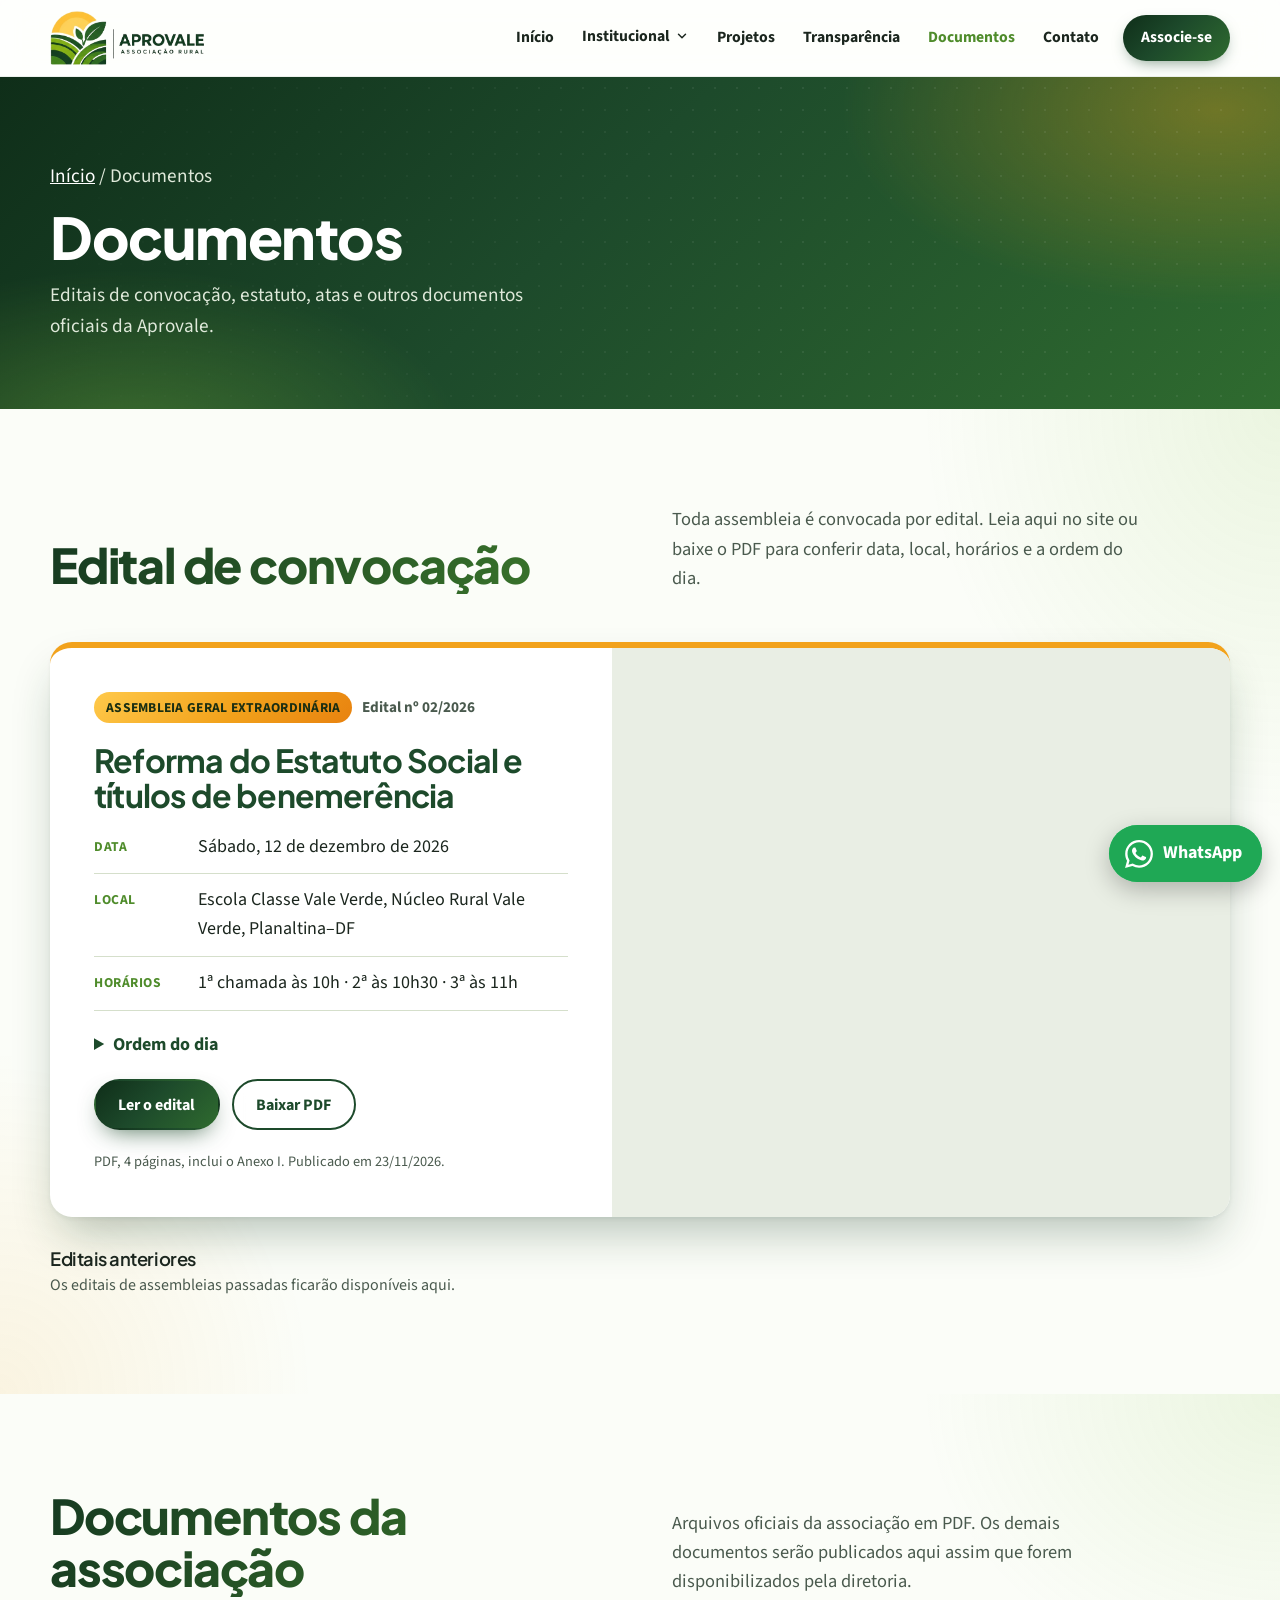
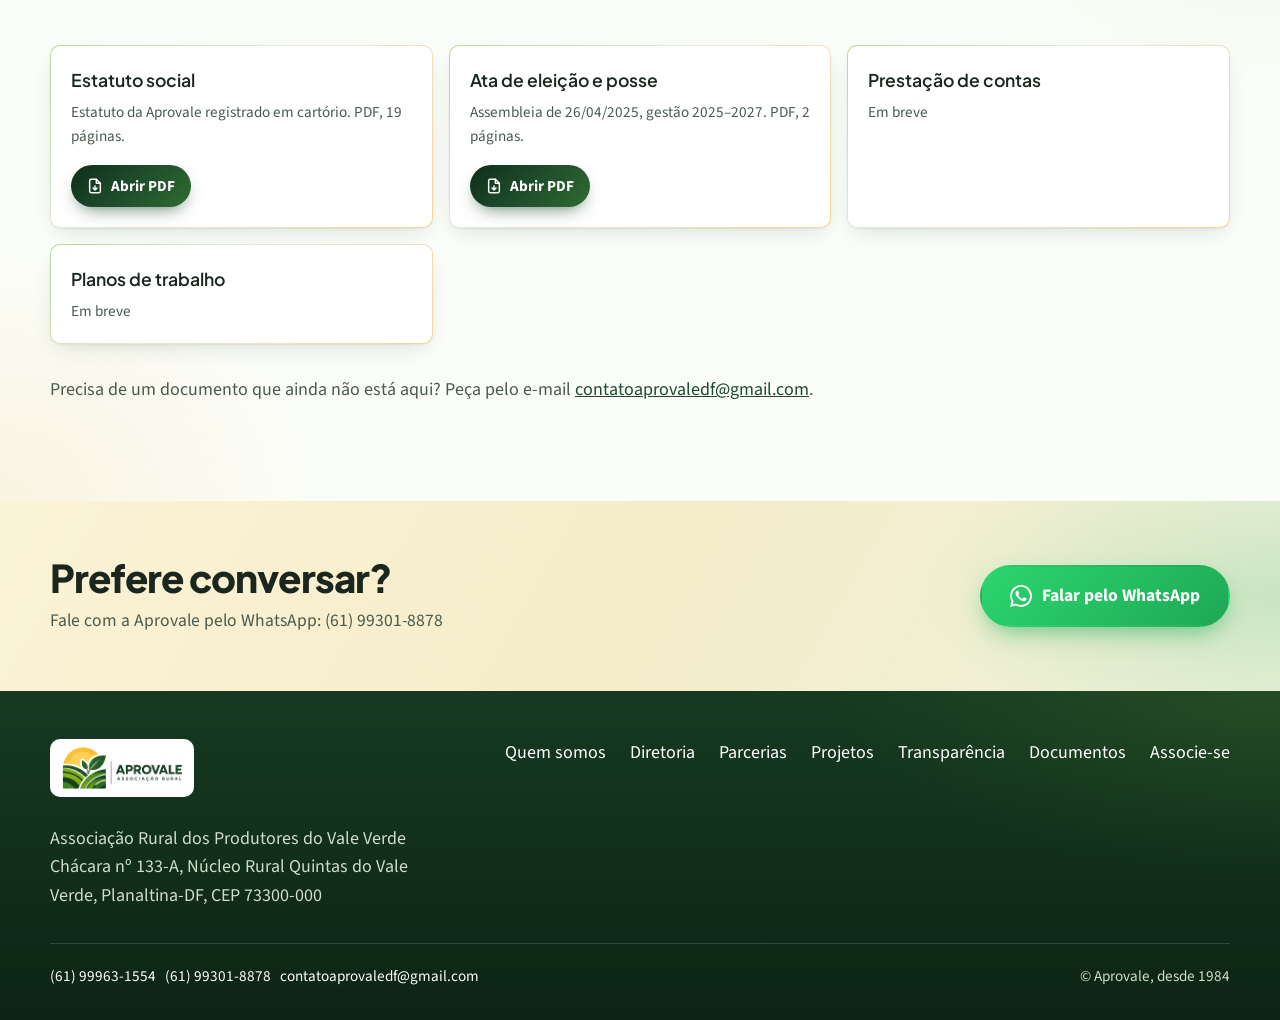
<file: documentos.html>
<!doctype html>
<html lang="pt-BR">
<head>
<meta charset="utf-8">
<meta name="viewport" content="width=device-width, initial-scale=1">
<title>Documentos – Aprovale</title>
<meta name="description" content="Estatuto, atas e demais documentos oficiais da Associação Rural dos Produtores do Vale Verde (Aprovale).">
<link rel="icon" href="img/favicon.jpg">
<link rel="preconnect" href="https://fonts.googleapis.com">
<link rel="preconnect" href="https://fonts.gstatic.com" crossorigin>
<link href="https://fonts.googleapis.com/css2?family=Source+Sans+3:ital,wght@0,400;0,600;0,700;1,400&family=Plus+Jakarta+Sans:wght@500;600;700;800&display=swap" rel="stylesheet">
<link rel="stylesheet" href="css/estilo.css">
</head>
<body>
<a class="pular" href="#conteudo">Pular para o conteúdo</a>

<svg width="0" height="0" style="position:absolute" aria-hidden="true">
  <symbol id="i-folha" viewBox="0 0 24 24" fill="none" stroke="currentColor" stroke-width="2" stroke-linecap="round" stroke-linejoin="round"><path d="M11 20A7 7 0 0 1 9.8 6.1C15.5 5 17 4.48 19 2c1 2 2 4.18 2 8 0 5.5-4.78 10-10 10Z"/><path d="M2 21c0-3 1.850-5.36 5.08-6C9.5 14.52 12 13 13 12"/></symbol>
  <symbol id="i-whats" viewBox="0 0 24 24" fill="currentColor"><path d="M17.47 14.38c-.3-.15-1.76-.87-2.03-.97-.27-.1-.47-.15-.67.15-.2.3-.77.97-.94 1.17-.17.2-.35.22-.64.07-.3-.15-1.260-.46-2.4-1.48-.89-.79-1.49-1.77-1.66-2.07-.17-.3-.02-.46.13-.6.13-.14.3-.35.45-.52.15-.18.2-.3.3-.5.1-.2.05-.38-.03-.53-.07-.15-.67-1.6-.92-2.2-.24-.58-.49-.5-.67-.5h-.57c-.2 0-.52.07-.8.37-.27.3-1.04 1.02-1.04 2.48 0 1.47 1.07 2.88 1.21 3.08.15.2 2.1 3.2 5.08 4.49.71.3 1.27.49 1.7.63.72.23 1.37.2 1.88.12.57-.09 1.76-.72 2.01-1.42.25-.7.25-1.29.17-1.42-.07-.12-.27-.2-.57-.35M12.05 21.79h-.01a9.87 9.87 0 0 1-5.030-1.38l-.36-.21-3.74.98 1-3.65-.24-.37a9.86 9.86 0 0 1-1.51-5.26c0-5.45 4.44-9.88 9.89-9.88 2.64 0 5.12 1.03 6.99 2.9a9.82 9.82 0 0 1 2.89 6.99c0 5.45-4.43 9.88-9.88 9.88m8.41-18.3A11.82 11.82 0 0 0 12.05 0C5.5 0 .16 5.34.16 11.9c0 2.1.55 4.14 1.59 5.95L.06 24l6.3-1.65a11.88 11.88 0 0 0 5.68 1.45h.01c6.55 0 11.89-5.34 11.89-11.9 0-3.18-1.24-6.17-3.48-8.41Z"/></symbol>
</svg>

<header class="topo">
  <div class="wrap">
    <a class="marca" href="index.html"><img src="img/logo.png" alt="Aprovale – Associação Rural, página inicial" width="503" height="176"></a>
    <button class="menu-botao" type="button" aria-expanded="false" aria-controls="menu">Menu</button>
    <nav class="menu" id="menu" aria-label="Principal">
      <ul>
        <li><a href="index.html">Início</a></li>
        <li>
          <button class="sub-botao" type="button" aria-expanded="false" aria-controls="sub-inst">Institucional <svg viewBox="0 0 24 24" fill="none" stroke="currentColor" stroke-width="2.5" stroke-linecap="round" stroke-linejoin="round" aria-hidden="true"><path d="m6 9 6 6 6-6"/></svg></button>
          <ul class="submenu" id="sub-inst">
            <li><a href="quem-somos.html">Quem somos</a></li>
            <li><a href="diretoria.html">Diretoria</a></li>
            <li><a href="parcerias.html">Parcerias</a></li>
          </ul>
        </li>
        <li><a href="index.html#projetos">Projetos</a></li>
        <li><a href="index.html#transparencia">Transparência</a></li>
        <li><a href="documentos.html" aria-current="page">Documentos</a></li>
        <li><a href="index.html#contato">Contato</a></li>
        <li><a class="menu-cta" href="associe-se.html">Associe-se</a></li>
      </ul>
    </nav>
  </div>
</header>

<main id="conteudo">
<section class="pagina-topo">
  <div class="wrap">
    <p class="trilha"><a href="index.html">Início</a> / Documentos</p>
    <h1>Documentos</h1>
    <p>Editais de convocação, estatuto, atas e outros documentos oficiais da Aprovale.</p>
  </div>
</section>

<section class="secao edital-secao" id="edital" aria-labelledby="edital-titulo">
  <div class="wrap">
    <div class="secao-cabeca">
      <h2 id="edital-titulo">Edital de convocação</h2>
      <p>Toda assembleia é convocada por edital. Leia aqui no site ou baixe o PDF para conferir data, local, horários e a ordem do dia.</p>
    </div>

    <!-- Para publicar um novo edital: coloque o PDF na pasta "docs", atualize os
         dados deste cartão e mova o edital antigo para a lista "Editais anteriores". -->
    <article class="edital">
      <div class="edital-info">
        <p class="edital-selo"><span>Assembleia Geral Extraordinária</span> Edital nº 02/2026</p>
        <h3>Reforma do Estatuto Social e títulos de benemerência</h3>
        <dl class="edital-dados">
          <div><dt>Data</dt><dd>Sábado, 12 de dezembro de 2026</dd></div>
          <div><dt>Local</dt><dd>Escola Classe Vale Verde, Núcleo Rural Vale Verde, Planaltina–DF</dd></div>
          <div><dt>Horários</dt><dd>1ª chamada às 10h · 2ª às 10h30 · 3ª às 11h</dd></div>
        </dl>
        <details class="edital-pauta">
          <summary>Ordem do dia</summary>
          <ol>
            <li>Instalação da Assembleia, apuração das presenças e escolha da secretaria dos trabalhos.</li>
            <li>Apresentação das razões da reforma do Estatuto Social e das normas do MROSC.</li>
            <li>Leitura, discussão e votação das 24 alterações do Anexo I.</li>
            <li>Votação final do Estatuto Social Consolidado de 2026.</li>
            <li>Autorização para registro em cartório e atualização cadastral.</li>
            <li>Atualização dos regulamentos internos e da governança.</li>
            <li>Votação individual dos títulos de Cidadão(ã) Benemérito(a) da Aprovale.</li>
          </ol>
          <p>Após a Assembleia haverá almoço de confraternização. Avise à Diretoria quantos convidados levará, de preferência até 07/12/2026.</p>
        </details>
        <div class="edital-acoes">
          <a class="btn btn-mata" href="docs/edital-convocacao-02-2026.pdf" target="_blank" rel="noopener">Ler o edital</a>
          <a class="btn btn-linha" href="docs/edital-convocacao-02-2026.pdf" download="Aprovale-Edital-02-2026.pdf">Baixar PDF</a>
        </div>
        <p class="edital-nota">PDF, 4 páginas, inclui o Anexo I. Publicado em 23/11/2026.</p>
      </div>
      <div class="edital-leitor">
        <iframe src="docs/edital-convocacao-02-2026.pdf#navpanes=0&view=FitH" title="Edital de convocação nº 02/2026" loading="lazy"></iframe>
      </div>
    </article>

    <div class="edital-anteriores">
      <h3>Editais anteriores</h3>
      <p>Os editais de assembleias passadas ficarão disponíveis aqui.</p>
    </div>
  </div>
</section>

<section class="secao">
  <div class="wrap">
    <div class="secao-cabeca">
      <h2>Documentos da associação</h2>
      <p>Arquivos oficiais da associação em PDF. Os demais documentos serão publicados aqui assim que forem disponibilizados pela diretoria.</p>
    </div>
    <!-- Para publicar: coloque o PDF na pasta "docs" e troque o <span> por
         <a href="docs/estatuto.pdf">Baixar PDF</a> -->
    <ul class="docs docs-pagina">
      <li><strong>Estatuto social</strong><span>Estatuto da Aprovale registrado em cartório. PDF, 19 páginas.</span><a class="doc-baixar" href="docs/estatuto-social.pdf" target="_blank" rel="noopener">Abrir PDF</a></li>
      <li><strong>Ata de eleição e posse</strong><span>Assembleia de 26/04/2025, gestão 2025–2027. PDF, 2 páginas.</span><a class="doc-baixar" href="docs/ata-eleicao-posse-2025.pdf" target="_blank" rel="noopener">Abrir PDF</a></li>
      <li><strong>Prestação de contas</strong><span>Em breve</span></li>
      <li><strong>Planos de trabalho</strong><span>Em breve</span></li>
    </ul>
    <p class="pedido">Precisa de um documento que ainda não está aqui? Peça pelo e-mail <a href="mailto:contatoaprovaledf@gmail.com">contatoaprovaledf@gmail.com</a>.</p>
  </div>
</section>
</main>

<section class="faixa-whats" aria-labelledby="whats-titulo">
  <div class="wrap">
    <div>
      <h2 id="whats-titulo">Prefere conversar?</h2>
      <p>Fale com a Aprovale pelo WhatsApp: (61) 99301-8878</p>
    </div>
    <a class="btn btn-whats" href="https://wa.me/5561993018878?text=Ol%C3%A1!%20Vim%20pelo%20site%20da%20Aprovale." target="_blank" rel="noopener">
      <svg aria-hidden="true"><use href="#i-whats"/></svg> Falar pelo WhatsApp
    </a>
  </div>
</section>

<footer class="rodape">
  <div class="wrap">
    <div>
      <a class="rodape-logo" href="index.html"><img src="img/logo.png" alt="Aprovale – Associação Rural, página inicial" width="503" height="176" loading="lazy"></a>
      <p style="margin-top:18px; max-width:40ch">Associação Rural dos Produtores do Vale Verde<br>Chácara nº 133-A, Núcleo Rural Quintas do Vale Verde, Planaltina-DF, CEP 73300-000</p>
    </div>
    <nav aria-label="Rodapé">
      <ul>
        <li><a href="quem-somos.html">Quem somos</a></li>
        <li><a href="diretoria.html">Diretoria</a></li>
        <li><a href="parcerias.html">Parcerias</a></li>
        <li><a href="index.html#projetos">Projetos</a></li>
        <li><a href="index.html#transparencia">Transparência</a></li>
        <li><a href="documentos.html">Documentos</a></li>
        <li><a href="associe-se.html">Associe-se</a></li>
      </ul>
    </nav>
    <div class="rodape-base">
      <span><a href="tel:+5561999631554">(61) 99963-1554</a> &nbsp; <a href="tel:+5561993018878">(61) 99301-8878</a> &nbsp; <a href="mailto:contatoaprovaledf@gmail.com">contatoaprovaledf@gmail.com</a></span>
      <span>© Aprovale, desde 1984</span>
    </div>
  </div>
</footer>

<a class="whats-flutuante" href="https://wa.me/5561993018878?text=Ol%C3%A1!%20Vim%20pelo%20site%20da%20Aprovale." target="_blank" rel="noopener" aria-label="Falar pelo WhatsApp">
  <svg aria-hidden="true"><use href="#i-whats"/></svg><span>WhatsApp</span>
</a>

<script src="js/site.js" defer></script>
</body>
</html>
</file>
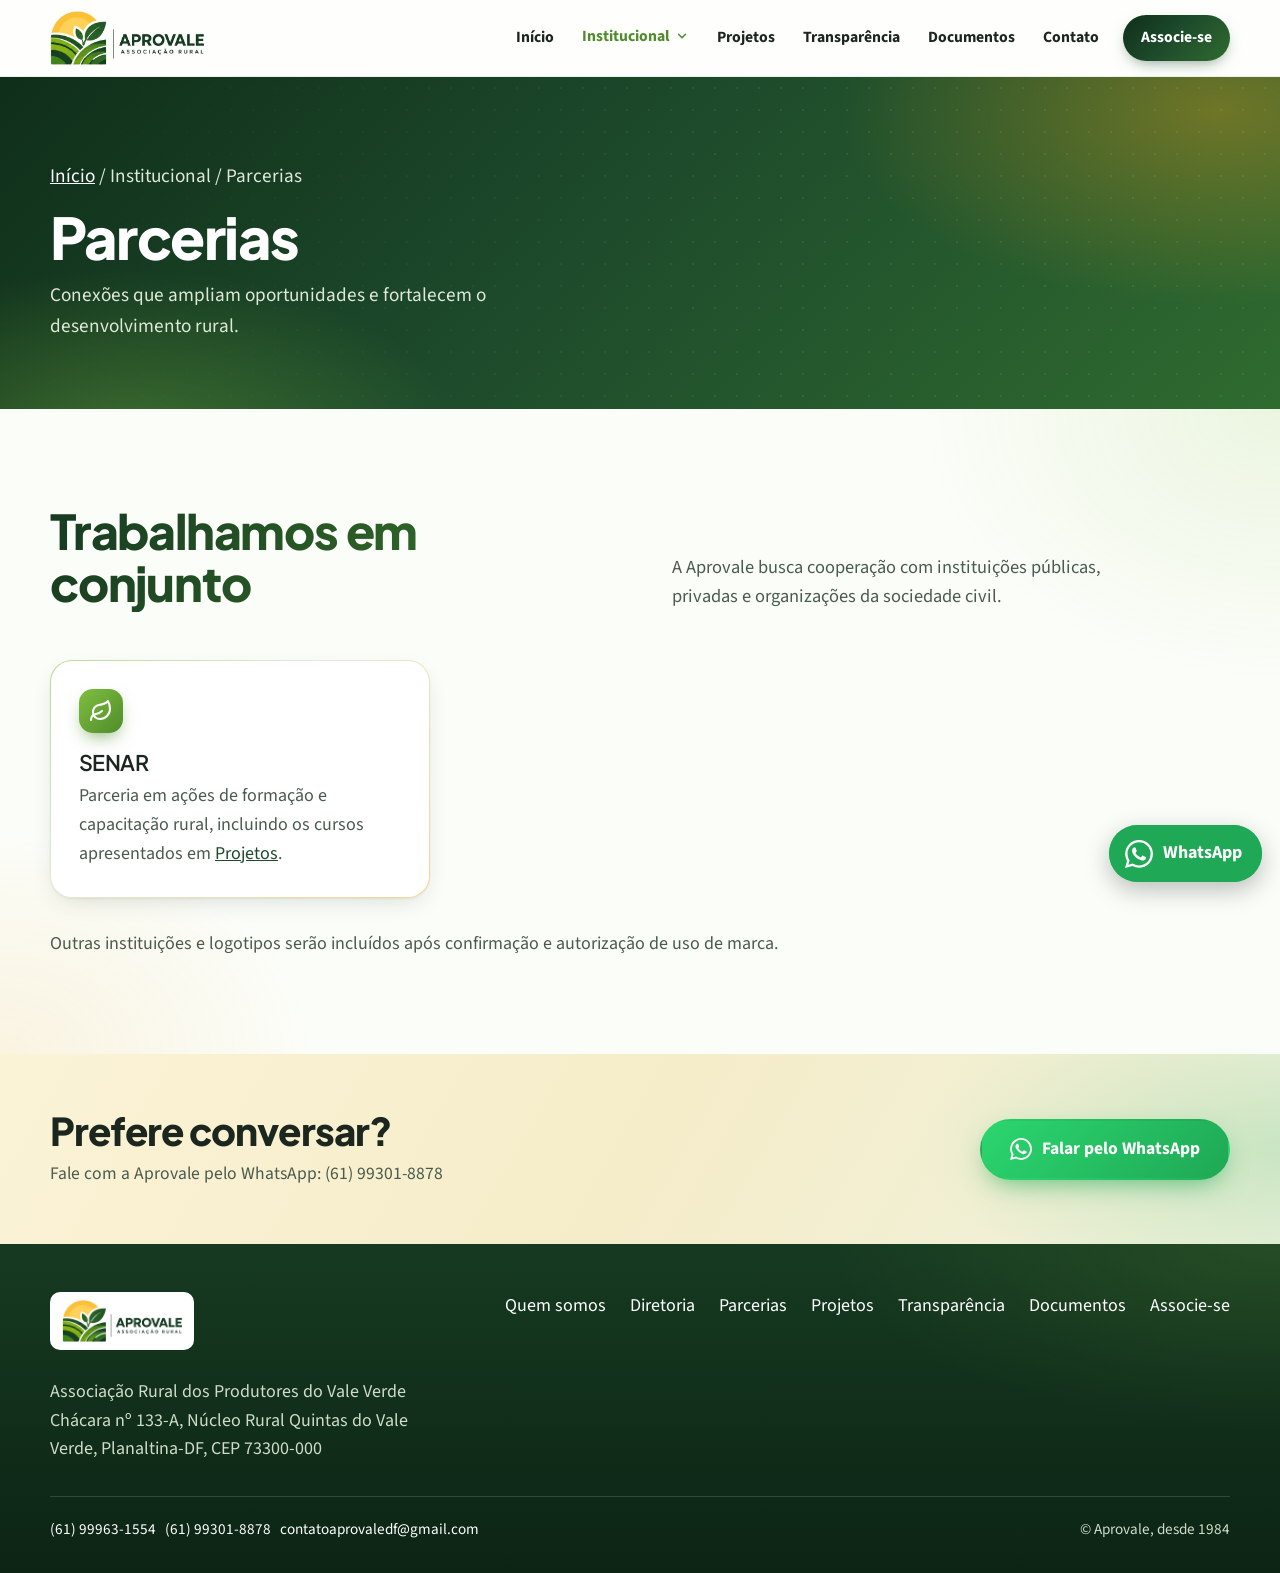
<file: parcerias.html>
<!doctype html>
<html lang="pt-BR">
<head>
<meta charset="utf-8">
<meta name="viewport" content="width=device-width, initial-scale=1">
<title>Parcerias – Aprovale</title>
<meta name="description" content="Instituições parceiras da Aprovale em ações de formação e desenvolvimento rural.">
<link rel="icon" href="img/favicon.jpg">
<link rel="preconnect" href="https://fonts.googleapis.com">
<link rel="preconnect" href="https://fonts.gstatic.com" crossorigin>
<link href="https://fonts.googleapis.com/css2?family=Source+Sans+3:ital,wght@0,400;0,600;0,700;1,400&family=Plus+Jakarta+Sans:wght@500;600;700;800&display=swap" rel="stylesheet">
<link rel="stylesheet" href="css/estilo.css">
</head>
<body>
<a class="pular" href="#conteudo">Pular para o conteúdo</a>

<svg width="0" height="0" style="position:absolute" aria-hidden="true">
  <symbol id="i-folha" viewBox="0 0 24 24" fill="none" stroke="currentColor" stroke-width="2" stroke-linecap="round" stroke-linejoin="round"><path d="M11 20A7 7 0 0 1 9.8 6.1C15.5 5 17 4.48 19 2c1 2 2 4.18 2 8 0 5.5-4.78 10-10 10Z"/><path d="M2 21c0-3 1.850-5.36 5.08-6C9.5 14.52 12 13 13 12"/></symbol>
  <symbol id="i-whats" viewBox="0 0 24 24" fill="currentColor"><path d="M17.47 14.38c-.3-.15-1.76-.87-2.03-.97-.27-.1-.47-.15-.67.15-.2.3-.77.97-.94 1.17-.17.2-.35.22-.64.07-.3-.15-1.260-.46-2.4-1.48-.89-.79-1.49-1.77-1.66-2.07-.17-.3-.02-.46.13-.6.13-.14.3-.35.45-.52.15-.18.2-.3.3-.5.1-.2.05-.38-.03-.53-.07-.15-.67-1.6-.92-2.2-.24-.58-.49-.5-.67-.5h-.57c-.2 0-.52.07-.8.37-.27.3-1.04 1.02-1.04 2.48 0 1.47 1.07 2.88 1.21 3.08.15.2 2.1 3.2 5.08 4.49.71.3 1.27.49 1.7.63.72.23 1.37.2 1.88.12.57-.09 1.76-.72 2.01-1.42.25-.7.25-1.29.17-1.42-.07-.12-.27-.2-.57-.35M12.05 21.79h-.01a9.87 9.87 0 0 1-5.030-1.38l-.36-.21-3.74.98 1-3.65-.24-.37a9.86 9.86 0 0 1-1.51-5.26c0-5.45 4.44-9.88 9.89-9.88 2.64 0 5.12 1.03 6.99 2.9a9.82 9.82 0 0 1 2.89 6.99c0 5.45-4.43 9.88-9.88 9.88m8.41-18.3A11.82 11.82 0 0 0 12.05 0C5.5 0 .16 5.34.16 11.9c0 2.1.55 4.14 1.59 5.95L.06 24l6.3-1.65a11.88 11.88 0 0 0 5.68 1.45h.01c6.55 0 11.89-5.34 11.89-11.9 0-3.18-1.24-6.17-3.48-8.41Z"/></symbol>
</svg>

<header class="topo">
  <div class="wrap">
    <a class="marca" href="index.html"><img src="img/logo.png" alt="Aprovale – Associação Rural, página inicial" width="503" height="176"></a>
    <button class="menu-botao" type="button" aria-expanded="false" aria-controls="menu">Menu</button>
    <nav class="menu" id="menu" aria-label="Principal">
      <ul>
        <li><a href="index.html">Início</a></li>
        <li>
          <button class="sub-botao ativo" type="button" aria-expanded="false" aria-controls="sub-inst">Institucional <svg viewBox="0 0 24 24" fill="none" stroke="currentColor" stroke-width="2.5" stroke-linecap="round" stroke-linejoin="round" aria-hidden="true"><path d="m6 9 6 6 6-6"/></svg></button>
          <ul class="submenu" id="sub-inst">
            <li><a href="quem-somos.html">Quem somos</a></li>
            <li><a href="diretoria.html">Diretoria</a></li>
            <li><a href="parcerias.html" aria-current="page">Parcerias</a></li>
          </ul>
        </li>
        <li><a href="index.html#projetos">Projetos</a></li>
        <li><a href="index.html#transparencia">Transparência</a></li>
        <li><a href="documentos.html">Documentos</a></li>
        <li><a href="index.html#contato">Contato</a></li>
        <li><a class="menu-cta" href="associe-se.html">Associe-se</a></li>
      </ul>
    </nav>
  </div>
</header>

<main id="conteudo">
<section class="pagina-topo">
  <div class="wrap">
    <p class="trilha"><a href="index.html">Início</a> / Institucional / Parcerias</p>
    <h1>Parcerias</h1>
    <p>Conexões que ampliam oportunidades e fortalecem o desenvolvimento rural.</p>
  </div>
</section>

<section class="secao">
  <div class="wrap">
    <div class="secao-cabeca">
      <h2>Trabalhamos em conjunto</h2>
      <p>A Aprovale busca cooperação com instituições públicas, privadas e organizações da sociedade civil.</p>
    </div>
    <ul class="cartoes">
      <li class="cartao">
        <h3>SENAR</h3>
        <p>Parceria em ações de formação e capacitação rural, incluindo os cursos apresentados em <a href="index.html#projetos">Projetos</a>.</p>
      </li>
    </ul>
    <p class="pedido">Outras instituições e logotipos serão incluídos após confirmação e autorização de uso de marca.</p>
  </div>
</section>
</main>

<section class="faixa-whats" aria-labelledby="whats-titulo">
  <div class="wrap">
    <div>
      <h2 id="whats-titulo">Prefere conversar?</h2>
      <p>Fale com a Aprovale pelo WhatsApp: (61) 99301-8878</p>
    </div>
    <a class="btn btn-whats" href="https://wa.me/5561993018878?text=Ol%C3%A1!%20Vim%20pelo%20site%20da%20Aprovale." target="_blank" rel="noopener">
      <svg aria-hidden="true"><use href="#i-whats"/></svg> Falar pelo WhatsApp
    </a>
  </div>
</section>

<footer class="rodape">
  <div class="wrap">
    <div>
      <a class="rodape-logo" href="index.html"><img src="img/logo.png" alt="Aprovale – Associação Rural, página inicial" width="503" height="176" loading="lazy"></a>
      <p style="margin-top:18px; max-width:40ch">Associação Rural dos Produtores do Vale Verde<br>Chácara nº 133-A, Núcleo Rural Quintas do Vale Verde, Planaltina-DF, CEP 73300-000</p>
    </div>
    <nav aria-label="Rodapé">
      <ul>
        <li><a href="quem-somos.html">Quem somos</a></li>
        <li><a href="diretoria.html">Diretoria</a></li>
        <li><a href="parcerias.html">Parcerias</a></li>
        <li><a href="index.html#projetos">Projetos</a></li>
        <li><a href="index.html#transparencia">Transparência</a></li>
        <li><a href="documentos.html">Documentos</a></li>
        <li><a href="associe-se.html">Associe-se</a></li>
      </ul>
    </nav>
    <div class="rodape-base">
      <span><a href="tel:+5561999631554">(61) 99963-1554</a> &nbsp; <a href="tel:+5561993018878">(61) 99301-8878</a> &nbsp; <a href="mailto:contatoaprovaledf@gmail.com">contatoaprovaledf@gmail.com</a></span>
      <span>© Aprovale, desde 1984</span>
    </div>
  </div>
</footer>

<a class="whats-flutuante" href="https://wa.me/5561993018878?text=Ol%C3%A1!%20Vim%20pelo%20site%20da%20Aprovale." target="_blank" rel="noopener" aria-label="Falar pelo WhatsApp">
  <svg aria-hidden="true"><use href="#i-whats"/></svg><span>WhatsApp</span>
</a>

<script src="js/site.js" defer></script>
</body>
</html>
</file>
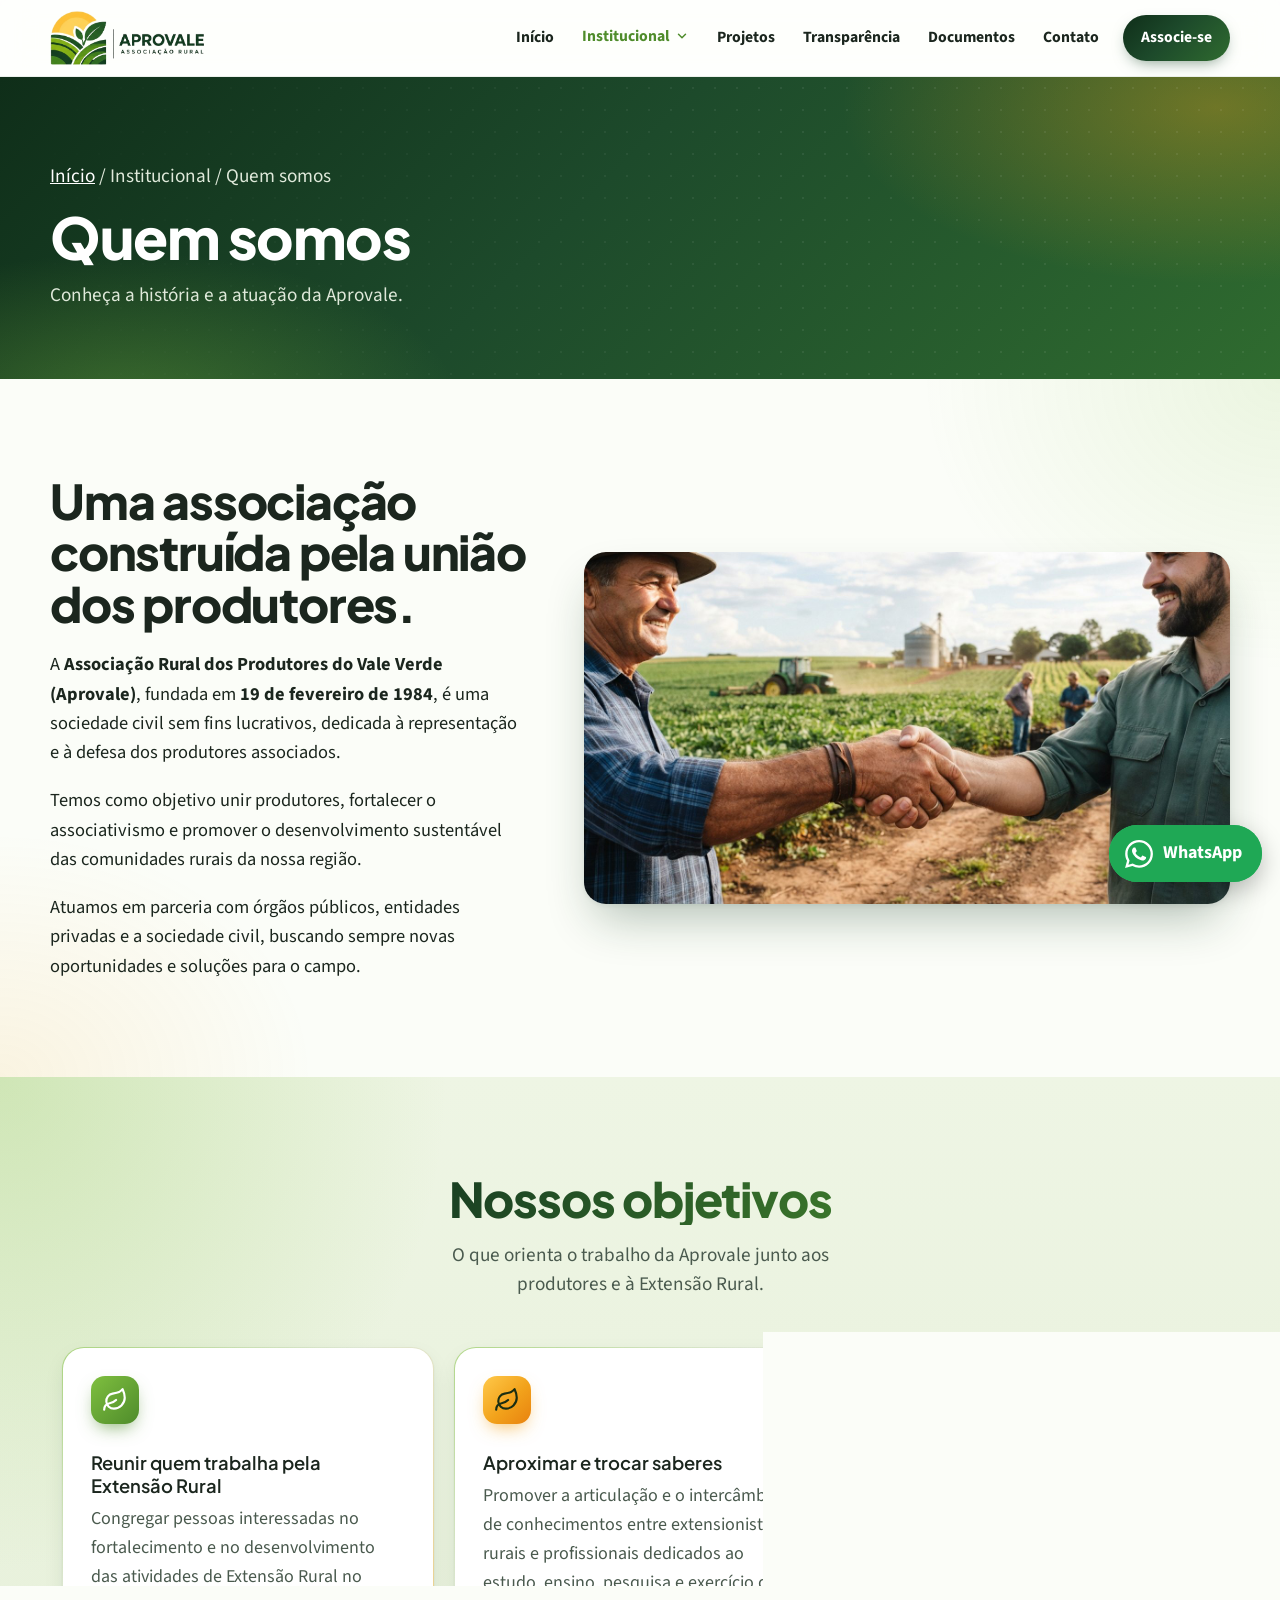
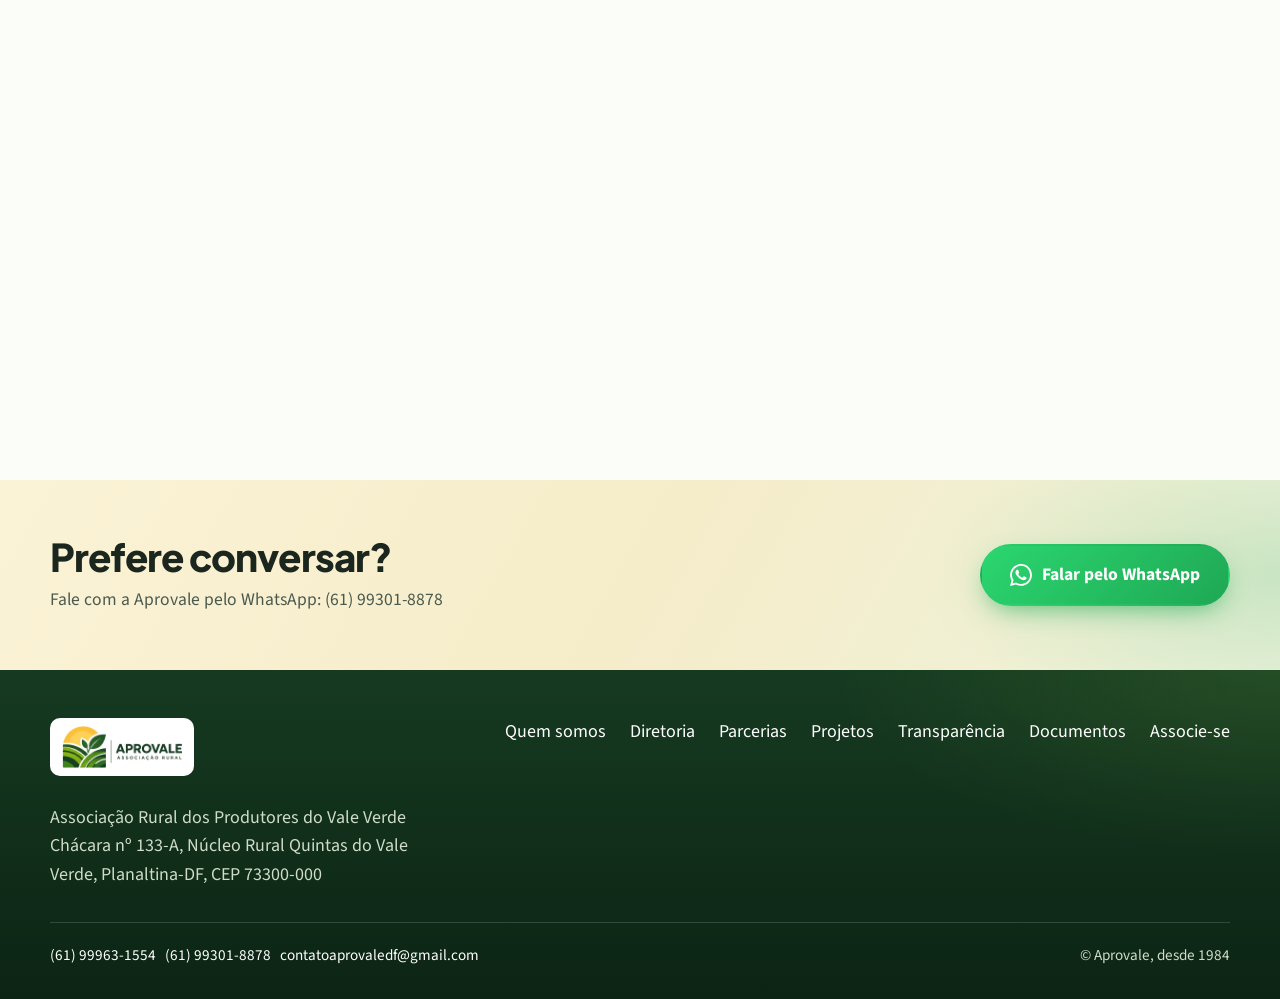
<file: quem-somos.html>
<!doctype html>
<html lang="pt-BR">
<head>
<meta charset="utf-8">
<meta name="viewport" content="width=device-width, initial-scale=1">
<title>Quem somos – Aprovale</title>
<meta name="description" content="Conheça a história e os objetivos da Associação Rural dos Produtores do Vale Verde (Aprovale), fundada em 1984 em Planaltina-DF.">
<link rel="icon" href="img/favicon.jpg">
<link rel="preconnect" href="https://fonts.googleapis.com">
<link rel="preconnect" href="https://fonts.gstatic.com" crossorigin>
<link href="https://fonts.googleapis.com/css2?family=Source+Sans+3:ital,wght@0,400;0,600;0,700;1,400&family=Plus+Jakarta+Sans:wght@500;600;700;800&display=swap" rel="stylesheet">
<link rel="stylesheet" href="css/estilo.css">
</head>
<body>
<a class="pular" href="#conteudo">Pular para o conteúdo</a>

<svg width="0" height="0" style="position:absolute" aria-hidden="true">
  <symbol id="i-folha" viewBox="0 0 24 24" fill="none" stroke="currentColor" stroke-width="2" stroke-linecap="round" stroke-linejoin="round"><path d="M11 20A7 7 0 0 1 9.8 6.1C15.5 5 17 4.48 19 2c1 2 2 4.18 2 8 0 5.5-4.78 10-10 10Z"/><path d="M2 21c0-3 1.850-5.36 5.08-6C9.5 14.52 12 13 13 12"/></symbol>
  <symbol id="i-whats" viewBox="0 0 24 24" fill="currentColor"><path d="M17.47 14.38c-.3-.15-1.76-.87-2.03-.97-.27-.1-.47-.15-.67.15-.2.3-.77.97-.94 1.17-.17.2-.35.22-.64.07-.3-.15-1.260-.46-2.4-1.48-.89-.79-1.49-1.77-1.66-2.07-.17-.3-.02-.46.13-.6.13-.14.3-.35.45-.52.15-.18.2-.3.3-.5.1-.2.05-.38-.03-.53-.07-.15-.67-1.6-.92-2.2-.24-.58-.49-.5-.67-.5h-.57c-.2 0-.52.07-.8.37-.27.3-1.04 1.02-1.04 2.48 0 1.47 1.07 2.88 1.21 3.08.15.2 2.1 3.2 5.08 4.49.71.3 1.27.49 1.7.63.72.23 1.37.2 1.88.12.57-.09 1.76-.72 2.01-1.42.25-.7.25-1.29.17-1.42-.07-.12-.27-.2-.57-.35M12.05 21.79h-.01a9.87 9.87 0 0 1-5.030-1.38l-.36-.21-3.74.98 1-3.65-.24-.37a9.86 9.86 0 0 1-1.51-5.26c0-5.45 4.44-9.88 9.89-9.88 2.64 0 5.12 1.03 6.99 2.9a9.82 9.82 0 0 1 2.89 6.99c0 5.45-4.43 9.88-9.88 9.88m8.41-18.3A11.82 11.82 0 0 0 12.05 0C5.5 0 .16 5.34.16 11.9c0 2.1.55 4.14 1.59 5.95L.06 24l6.3-1.65a11.88 11.88 0 0 0 5.68 1.45h.01c6.55 0 11.89-5.34 11.89-11.9 0-3.18-1.24-6.17-3.48-8.41Z"/></symbol>
</svg>

<header class="topo">
  <div class="wrap">
    <a class="marca" href="index.html"><img src="img/logo.png" alt="Aprovale – Associação Rural, página inicial" width="503" height="176"></a>
    <button class="menu-botao" type="button" aria-expanded="false" aria-controls="menu">Menu</button>
    <nav class="menu" id="menu" aria-label="Principal">
      <ul>
        <li><a href="index.html">Início</a></li>
        <li>
          <button class="sub-botao ativo" type="button" aria-expanded="false" aria-controls="sub-inst">Institucional <svg viewBox="0 0 24 24" fill="none" stroke="currentColor" stroke-width="2.5" stroke-linecap="round" stroke-linejoin="round" aria-hidden="true"><path d="m6 9 6 6 6-6"/></svg></button>
          <ul class="submenu" id="sub-inst">
            <li><a href="quem-somos.html" aria-current="page">Quem somos</a></li>
            <li><a href="diretoria.html">Diretoria</a></li>
            <li><a href="parcerias.html">Parcerias</a></li>
          </ul>
        </li>
        <li><a href="index.html#projetos">Projetos</a></li>
        <li><a href="index.html#transparencia">Transparência</a></li>
        <li><a href="documentos.html">Documentos</a></li>
        <li><a href="index.html#contato">Contato</a></li>
        <li><a class="menu-cta" href="associe-se.html">Associe-se</a></li>
      </ul>
    </nav>
  </div>
</header>

<main id="conteudo">
<section class="pagina-topo">
  <div class="wrap">
    <p class="trilha"><a href="index.html">Início</a> / Institucional / Quem somos</p>
    <h1>Quem somos</h1>
    <p>Conheça a história e a atuação da Aprovale.</p>
  </div>
</section>

<section class="secao">
  <div class="wrap dois-col quem-foto-larga">
    <div class="texto-corrido">
      <h2>Uma associação construída pela união dos produtores.</h2>
      <p>A <strong>Associação Rural dos Produtores do Vale Verde (Aprovale)</strong>, fundada em <strong>19 de fevereiro de 1984</strong>, é uma sociedade civil sem fins lucrativos, dedicada à representação e à defesa dos produtores associados.</p>
      <p>Temos como objetivo unir produtores, fortalecer o associativismo e promover o desenvolvimento sustentável das comunidades rurais da nossa região.</p>
      <p>Atuamos em parceria com órgãos públicos, entidades privadas e a sociedade civil, buscando sempre novas oportunidades e soluções para o campo.</p>
    </div>
    <img class="foto-larga" src="img/quem-somos.jpg" alt="Dois produtores rurais sorridentes apertam as mãos em frente a uma lavoura, com trator e silo ao fundo" width="1408" height="768">
  </div>
</section>

<section class="secao transp">
  <div class="wrap quem">
    <div class="quem-intro">
      <h2>Nossos objetivos</h2>
      <p>O que orienta o trabalho da Aprovale junto aos produtores e à Extensão Rural.</p>
    </div>
    <ul class="objetivos">
      <li><svg aria-hidden="true"><use href="#i-folha"/></svg><div><strong>Reunir quem trabalha pela Extensão Rural</strong><span>Congregar pessoas interessadas no fortalecimento e no desenvolvimento das atividades de Extensão Rural no Distrito Federal.</span></div></li>
      <li><svg aria-hidden="true"><use href="#i-folha"/></svg><div><strong>Aproximar e trocar saberes</strong><span>Promover a articulação e o intercâmbio de conhecimentos entre extensionistas rurais e profissionais dedicados ao estudo, ensino, pesquisa e exercício da Extensão Rural.</span></div></li>
      <li><svg aria-hidden="true"><use href="#i-folha"/></svg><div><strong>Dar visibilidade à extensão rural</strong><span>Divulgar de forma permanente a contribuição dos serviços e dos profissionais da extensão rural, públicos ou privados, mostrando sua importância social, econômica, ambiental e cultural.</span></div></li>
      <li><svg aria-hidden="true"><use href="#i-folha"/></svg><div><strong>Fortalecer a agricultura familiar</strong><span>Contribuir para o fortalecimento da agricultura familiar e para o desenvolvimento sustentável.</span></div></li>
      <li><svg aria-hidden="true"><use href="#i-folha"/></svg><div><strong>Defender boas políticas públicas</strong><span>Promover ações que sensibilizem gestores públicos e a sociedade civil a implementar políticas públicas de forma democrática, participativa, solidária e sustentável.</span></div></li>
    </ul>
  </div>
</section>
</main>

<section class="faixa-whats" aria-labelledby="whats-titulo">
  <div class="wrap">
    <div>
      <h2 id="whats-titulo">Prefere conversar?</h2>
      <p>Fale com a Aprovale pelo WhatsApp: (61) 99301-8878</p>
    </div>
    <a class="btn btn-whats" href="https://wa.me/5561993018878?text=Ol%C3%A1!%20Vim%20pelo%20site%20da%20Aprovale." target="_blank" rel="noopener">
      <svg aria-hidden="true"><use href="#i-whats"/></svg> Falar pelo WhatsApp
    </a>
  </div>
</section>

<footer class="rodape">
  <div class="wrap">
    <div>
      <a class="rodape-logo" href="index.html"><img src="img/logo.png" alt="Aprovale – Associação Rural, página inicial" width="503" height="176" loading="lazy"></a>
      <p style="margin-top:18px; max-width:40ch">Associação Rural dos Produtores do Vale Verde<br>Chácara nº 133-A, Núcleo Rural Quintas do Vale Verde, Planaltina-DF, CEP 73300-000</p>
    </div>
    <nav aria-label="Rodapé">
      <ul>
        <li><a href="quem-somos.html">Quem somos</a></li>
        <li><a href="diretoria.html">Diretoria</a></li>
        <li><a href="parcerias.html">Parcerias</a></li>
        <li><a href="index.html#projetos">Projetos</a></li>
        <li><a href="index.html#transparencia">Transparência</a></li>
        <li><a href="documentos.html">Documentos</a></li>
        <li><a href="associe-se.html">Associe-se</a></li>
      </ul>
    </nav>
    <div class="rodape-base">
      <span><a href="tel:+5561999631554">(61) 99963-1554</a> &nbsp; <a href="tel:+5561993018878">(61) 99301-8878</a> &nbsp; <a href="mailto:contatoaprovaledf@gmail.com">contatoaprovaledf@gmail.com</a></span>
      <span>© Aprovale, desde 1984</span>
    </div>
  </div>
</footer>

<a class="whats-flutuante" href="https://wa.me/5561993018878?text=Ol%C3%A1!%20Vim%20pelo%20site%20da%20Aprovale." target="_blank" rel="noopener" aria-label="Falar pelo WhatsApp">
  <svg aria-hidden="true"><use href="#i-whats"/></svg><span>WhatsApp</span>
</a>

<script src="js/site.js" defer></script>
</body>
</html>
</file>
<file: css/estilo.css>
:root {
  --mata: #1d4a2b;       /* verde escuro do logo */
  --mata-2: #163a21;
  --folha: #4f8c2b;      /* verde folha */
  --broto: #e6f0d8;      /* verde bem claro, fundos */
  --sol: #f2a21b;        /* amarelo-sol do logo */
  --palha: #f5ecc9;      /* creme do logo, usado só em faixas */
  --papel: #ffffff;
  --tinta: #1b261e;
  --tinta-suave: #4a5a4e;
  --linha: #d5dfcb;
  --whats: #1fa855;
  --erro: #b3261e;
  --raio-g: 22px;
  --raio-p: 10px;
  --largura: 1180px;
  --titulo: "Source Serif 4", Georgia, "Times New Roman", serif;
  --texto: "Source Sans 3", "Segoe UI", system-ui, sans-serif;
}

*, *::before, *::after { box-sizing: border-box; }
html { scroll-padding-top: 88px; }
@media (prefers-reduced-motion: no-preference) { html { scroll-behavior: smooth; } }
body {
  margin: 0;
  background: var(--papel);
  color: var(--tinta);
  font: 400 1.125rem/1.6 var(--texto);
  -webkit-font-smoothing: antialiased;
}
img { max-width: 100%; height: auto; display: block; }
a { color: var(--mata); }
h1, h2, h3 { font-family: var(--titulo); line-height: 1.08; margin: 0; letter-spacing: -0.005em; }
h2 { font-size: clamp(2rem, 4.2vw, 3rem); font-weight: 700; }
h3 { font-size: 1.35rem; font-weight: 600; }
p { margin: 0; }
.wrap { width: min(100% - 32px, var(--largura)); margin-inline: auto; }
.visually-hidden:where(:not(:focus-within, :active)) {
  position: absolute !important; clip-path: inset(50%) !important; overflow: hidden !important;
  width: 1px !important; height: 1px !important; margin: -1px !important; padding: 0 !important;
  border: 0 !important; white-space: nowrap !important;
}
:focus-visible { outline: 3px solid var(--sol); outline-offset: 3px; border-radius: 4px; }
.pular { position: absolute; left: 16px; top: -60px; background: var(--mata); color: #fff; padding: 10px 16px; border-radius: var(--raio-p); z-index: 100; }
.pular:focus { top: 12px; }

/* ---------- botões ---------- */
.btn {
  display: inline-flex; align-items: center; gap: .55em; justify-content: center;
  font: 700 1rem/1 var(--texto); text-decoration: none; cursor: pointer;
  padding: .95em 1.4em; border-radius: 999px; border: 2px solid transparent;
  touch-action: manipulation;
}
.btn-sol { background: var(--sol); color: var(--mata-2); }
.btn-sol:hover { background: #ffb636; }
.btn-linha { border-color: currentColor; color: inherit; background: transparent; }
.btn-linha:hover { background: rgb(255 255 255 / .1); }
.btn-mata { background: var(--mata); color: #fff; }
.btn-mata:hover { background: var(--mata-2); }
.btn svg { width: 1.25em; height: 1.25em; flex: none; }

/* ---------- cabeçalho ---------- */
.topo { position: sticky; top: 0; z-index: 50; background: #fff; border-bottom: 1px solid var(--linha); }
.topo .wrap { display: flex; align-items: center; justify-content: space-between; gap: 24px; min-height: 76px; }
.marca img { height: 54px; width: auto; }
.menu ul { display: flex; gap: 4px; list-style: none; margin: 0; padding: 0; }
.menu a { display: block; padding: 10px 12px; text-decoration: none; color: var(--tinta); font-weight: 700; font-size: .98rem; border-radius: var(--raio-p); }
.menu a:hover { background: var(--broto); }
.menu .menu-cta { background: var(--mata); color: #fff; margin-left: 8px; padding-inline: 18px; border-radius: 999px; }
.menu .menu-cta:hover { background: var(--mata-2); }
.menu-botao { display: none; }
@media (max-width: 960px) {
  .menu-botao { display: inline-flex; align-items: center; gap: 8px; background: none; border: 2px solid var(--mata); color: var(--mata); font: 700 1rem var(--texto); padding: 8px 14px; border-radius: 999px; cursor: pointer; }
  .menu { position: absolute; inset: 100% 0 auto; background: #fff; border-bottom: 1px solid var(--linha); display: none; }
  .menu.aberto { display: block; }
  .menu ul { flex-direction: column; padding: 8px 16px 20px; }
  .menu a { padding: 14px 8px; font-size: 1.1rem; }
  .menu .menu-cta { margin: 8px 0 0; text-align: center; }
}

/* ---------- hero ---------- */
.hero { position: relative; isolation: isolate; color: #fff; background: var(--mata-2); overflow: hidden; }
.hero-fundo { position: absolute; inset: 0; width: 100%; height: 100%; object-fit: cover; object-position: 70% center; z-index: -2; }
.hero::before { /* escurece o lado do texto para dar leitura */
  content: ""; position: absolute; inset: 0; z-index: -1;
  background: linear-gradient(90deg, rgb(14 36 20 / .88) 0%, rgb(14 36 20 / .7) 38%, rgb(14 36 20 / .15) 70%, rgb(14 36 20 / 0) 100%);
}
.hero .wrap { min-height: min(78vh, 720px); display: flex; flex-direction: column; justify-content: center; padding-block: 80px; }
.hero h1 { font-size: clamp(2.5rem, 5.6vw, 4.3rem); font-weight: 700; max-width: 14ch; text-shadow: 0 2px 18px rgb(0 0 0 / .35); }
.hero p { font-size: 1.25rem; max-width: 36ch; margin-top: 22px; color: #eef3ea; }
.hero .acoes { display: flex; flex-wrap: wrap; gap: 12px; margin-top: 34px; }
@media (max-width: 860px) {
  .hero .wrap { min-height: 0; padding-block: 64px 72px; }
  .hero::before { background: linear-gradient(180deg, rgb(14 36 20 / .55) 0%, rgb(14 36 20 / .85) 100%); }
}

/* ---------- seções ---------- */
.secao { padding-block: 96px; }
.secao-cabeca { display: grid; grid-template-columns: minmax(0, 1fr) minmax(0, 1fr); gap: 32px 64px; align-items: end; margin-bottom: 48px; }
.secao-cabeca p { color: var(--tinta-suave); font-size: 1.15rem; max-width: 52ch; }
@media (max-width: 860px) { .secao { padding-block: 64px; } .secao-cabeca { grid-template-columns: 1fr; margin-bottom: 32px; } }

/* ---------- quem somos ---------- */
.quem { display: grid; grid-template-columns: 0.9fr 1.1fr; gap: 64px; align-items: start; }
.quem-intro p { font-size: 1.3rem; line-height: 1.5; margin-top: 24px; max-width: 30ch; }
.quem-intro img { margin-top: 36px; border-radius: var(--raio-g); aspect-ratio: 4 / 3; object-fit: cover; width: 100%; }
.objetivos { list-style: none; margin: 0; padding: 0; border-top: 2px solid var(--mata); }
.objetivos li { display: grid; grid-template-columns: 44px 1fr; gap: 16px; padding: 22px 0; border-bottom: 1px solid var(--linha); }
.objetivos svg { width: 32px; height: 32px; color: var(--folha); margin-top: 2px; }
.objetivos strong { display: block; font-family: var(--titulo); font-size: 1.2rem; font-weight: 600; margin-bottom: 4px; }
.objetivos span { color: var(--tinta-suave); }
@media (max-width: 860px) { .quem { grid-template-columns: 1fr; gap: 40px; } }

/* ---------- vitrine de cursos (o destaque da página) ---------- */
.vitrine-secao { background: var(--mata-2); color: #fff; }
.vitrine-secao .secao-cabeca p { color: #cfdcc8; }

.vitrine { position: relative; }
.vitrine-palco { position: relative; border-radius: var(--raio-g); overflow: hidden; background: #0d2414; }
.vitrine-trilho {
  position: relative; display: flex; overflow-x: auto; scroll-snap-type: x mandatory;
  scrollbar-width: none; touch-action: pan-x pan-y; height: clamp(320px, 62vh, 640px);
}
.vitrine-trilho::-webkit-scrollbar { display: none; }
@media (prefers-reduced-motion: no-preference) { .vitrine-trilho { scroll-behavior: smooth; } }
.slide { flex: 0 0 100%; margin: 0; position: relative; scroll-snap-align: center; overflow: hidden; }
.slide-fundo { /* fundo desfocado atrás da foto */
  position: absolute; inset: -40px; background-position: center; background-size: cover; background-repeat: no-repeat;
  filter: blur(28px) brightness(.55) saturate(1.1);
}
.slide img { position: absolute; inset: 0; width: 100%; height: 100%; object-fit: contain; }
.vitrine-setas { position: absolute; inset: 0; display: flex; align-items: center; justify-content: space-between; padding: 0 16px; pointer-events: none; z-index: 2; }
.vitrine-setas button, .vitrine-pausa {
  pointer-events: auto; width: 52px; height: 52px; border-radius: 50%; border: 0; cursor: pointer;
  background: rgb(255 255 255 / .92); color: var(--mata-2); display: grid; place-items: center;
  box-shadow: 0 4px 18px rgb(0 0 0 / .3); touch-action: manipulation;
}
.vitrine-setas button:hover, .vitrine-pausa:hover { background: #fff; }
.vitrine-setas svg, .vitrine-pausa svg { width: 24px; height: 24px; }
.vitrine-pausa { position: absolute; right: 16px; bottom: 16px; z-index: 3; width: auto; height: 44px; padding: 0 16px; border-radius: 999px; gap: 8px; display: inline-flex; align-items: center; font: 700 .95rem var(--texto); }
.vitrine-pausa svg { width: 18px; height: 18px; }
.vitrine-pausa[data-pausado="true"] .ic-pausa, .vitrine-pausa[data-pausado="false"] .ic-play { display: none; }
.vitrine-progresso { position: absolute; left: 0; bottom: 0; height: 4px; width: 100%; background: var(--sol); transform-origin: left; transform: scaleX(0); z-index: 3; }


.miniaturas { display: flex; gap: 8px; overflow-x: auto; padding: 12px 2px 6px; scrollbar-width: thin; scrollbar-color: rgb(255 255 255 / .3) transparent; }
.miniaturas button { flex: none; width: 96px; aspect-ratio: 4 / 3; padding: 0; border: 3px solid transparent; border-radius: 8px; overflow: hidden; cursor: pointer; background: none; opacity: .6; touch-action: manipulation; }
.miniaturas button:hover { opacity: .9; }
.miniaturas button[aria-current="true"] { border-color: var(--sol); opacity: 1; }
.miniaturas img { width: 100%; height: 100%; object-fit: cover; }
@media (max-width: 640px) {
  .vitrine-setas button { width: 44px; height: 44px; }
  .vitrine-trilho { height: auto; aspect-ratio: 4 / 3; }
  .miniaturas button { width: 76px; }
}

/* ---------- diretoria ---------- */
.diretoria { display: grid; grid-template-columns: repeat(3, 1fr); gap: 0; border-top: 2px solid var(--mata); }
.diretoria li { list-style: none; padding: 32px 28px 8px 0; display: grid; grid-template-columns: 72px 1fr; gap: 18px; align-items: center; }
.diretoria li + li { border-left: 1px solid var(--linha); padding-left: 28px; }
.diretoria ul { display: contents; }
.monograma { width: 72px; aspect-ratio: 1; border-radius: 50%; background: var(--broto); color: var(--mata); display: grid; place-items: center; font: 700 1.5rem var(--titulo); }
.diretoria li:first-child .monograma { background: var(--sol); color: var(--mata-2); }
.cargo { color: var(--folha); font-weight: 700; }
.nome { font-family: var(--titulo); font-size: 1.3rem; font-weight: 600; line-height: 1.2; }
@media (max-width: 860px) {
  .diretoria { grid-template-columns: 1fr; }
  .diretoria li { padding: 22px 0; border-bottom: 1px solid var(--linha); }
  .diretoria li + li { border-left: 0; padding-left: 0; }
}

/* ---------- transparência ---------- */
.transp { background: var(--broto); }
.leis { display: grid; grid-template-columns: 1fr 1fr; gap: 20px; margin-bottom: 48px; }
.lei { background: #fff; border-radius: var(--raio-g); padding: 28px; border: 1px solid var(--linha); }
.lei h3 { margin-bottom: 6px; }
.lei .apelido { color: var(--folha); font-weight: 700; margin-bottom: 12px; }
.lei p + p { margin-top: 10px; color: var(--tinta-suave); }
.lei a { font-weight: 700; display: inline-block; margin-top: 14px; }
@media (max-width: 760px) { .leis { grid-template-columns: 1fr; } }
.tabela-titulo { display: flex; flex-wrap: wrap; justify-content: space-between; align-items: end; gap: 12px; margin-bottom: 16px; }
.tabela-titulo p { color: var(--tinta-suave); }
.tabela-rolagem { overflow-x: auto; background: #fff; border-radius: var(--raio-g); border: 1px solid var(--linha); }
table { width: 100%; border-collapse: collapse; min-width: 760px; font-size: .98rem; }
th, td { text-align: left; padding: 16px 18px; border-bottom: 1px solid var(--linha); vertical-align: top; }
th { background: var(--mata); color: #fff; font-weight: 700; }
th:first-child { border-top-left-radius: calc(var(--raio-g) - 1px); }
th:last-child { border-top-right-radius: calc(var(--raio-g) - 1px); }
tbody tr:last-child td { border-bottom: 0; }
.vazio td { text-align: center; color: var(--tinta-suave); padding: 40px 24px; }
.vazio strong { display: block; color: var(--tinta); font-size: 1.1rem; margin-bottom: 4px; }
.docs { display: grid; grid-template-columns: repeat(4, 1fr); gap: 16px; margin-top: 48px; padding: 0; list-style: none; }
.docs li { background: #fff; border: 1px dashed #a9bb9c; border-radius: var(--raio-p); padding: 20px; }
.docs strong { display: block; font-family: var(--titulo); font-weight: 600; font-size: 1.1rem; }
.docs span { color: var(--tinta-suave); font-size: .95rem; }
@media (max-width: 860px) { .docs { grid-template-columns: 1fr 1fr; } }
@media (max-width: 480px) { .docs { grid-template-columns: 1fr; } }
.pedido { margin-top: 32px; color: var(--tinta-suave); }

/* ---------- associe-se (formulário) ---------- */
.associe { display: grid; grid-template-columns: 0.8fr 1.2fr; gap: 64px; align-items: start; }
.associe-texto p { margin-top: 20px; font-size: 1.15rem; color: var(--tinta-suave); max-width: 38ch; }
.associe-texto ul { margin: 24px 0 0; padding-left: 1.2em; color: var(--tinta-suave); }
.associe-texto li { margin-bottom: 6px; }
form.cadastro { background: #fff; border: 1px solid var(--linha); border-radius: var(--raio-g); padding: 36px; display: grid; grid-template-columns: 1fr 1fr; gap: 22px 20px; }
.campo { display: grid; gap: 6px; align-content: start; }
.campo.inteiro { grid-column: 1 / -1; }
.campo label { font-weight: 700; }
.campo .dica { color: var(--tinta-suave); font-size: .92rem; }
.campo input[type="text"], .campo input[type="tel"] {
  font: 400 1.08rem var(--texto); color: var(--tinta); padding: 14px 16px; border: 2px solid var(--linha);
  border-radius: var(--raio-p); background: var(--papel); width: 100%;
}
.campo input:focus-visible { outline: 3px solid var(--sol); outline-offset: 1px; border-color: var(--mata); }
.erro-msg { display: none; color: var(--erro); font-size: .95rem; font-weight: 700; }
.campo :is(input:user-invalid, input.user-invalid-fallback) { border-color: var(--erro); background: #fdf0ef; }
.campo :is(input:user-invalid, input.user-invalid-fallback) ~ .erro-msg { display: block; }
.consentimento { grid-column: 1 / -1; display: grid; grid-template-columns: 24px 1fr; gap: 12px; align-items: start; color: var(--tinta-suave); font-size: .97rem; }
.consentimento input { width: 22px; height: 22px; margin: 2px 0 0; accent-color: var(--mata); }
.consentimento .erro-msg { grid-column: 2; }
.consentimento input:user-invalid ~ .erro-msg { display: block; }
.form-rodape { grid-column: 1 / -1; display: flex; flex-wrap: wrap; gap: 16px; align-items: center; }
.form-status { font-weight: 700; }
.form-status.ok { color: var(--folha); }
.form-status.falha { color: var(--erro); }
.mel { position: absolute; left: -9999px; }
@media (max-width: 860px) {
  .associe { grid-template-columns: 1fr; gap: 32px; }
  form.cadastro { grid-template-columns: 1fr; padding: 24px 20px; }
}

/* ---------- faixa WhatsApp + rodapé ---------- */
.faixa-whats { background: var(--palha); }
.faixa-whats .wrap { display: flex; flex-wrap: wrap; align-items: center; justify-content: space-between; gap: 24px; padding-block: 56px; }
.faixa-whats h2 { font-size: clamp(1.7rem, 3.4vw, 2.4rem); }
.faixa-whats p { margin-top: 8px; color: var(--tinta-suave); font-size: 1.1rem; }
.btn-whats { background: var(--whats); color: #fff; font-size: 1.1rem; padding: 1em 1.6em; }
.btn-whats:hover { background: #178f47; }
.rodape { background: var(--mata-2); color: #cfdcc8; padding-block: 48px 32px; }
.rodape .wrap { display: grid; grid-template-columns: auto 1fr; gap: 32px 64px; align-items: start; }
.rodape-logo { background: #fff; border-radius: var(--raio-p); padding: 8px 12px; display: inline-block; }
.rodape-logo img { height: 42px; width: auto; }
.rodape nav ul { display: flex; flex-wrap: wrap; gap: 8px 24px; list-style: none; margin: 0; padding: 0; justify-content: flex-end; }
.rodape a { color: #fff; text-decoration: none; }
.rodape a:hover { text-decoration: underline; }
.rodape-base { grid-column: 1 / -1; border-top: 1px solid rgb(255 255 255 / .15); padding-top: 20px; display: flex; flex-wrap: wrap; justify-content: space-between; gap: 12px; font-size: .95rem; }
@media (max-width: 760px) { .rodape .wrap { grid-template-columns: 1fr; } .rodape nav ul { justify-content: flex-start; } }

.whats-flutuante {
  position: fixed; right: 18px; bottom: 18px; z-index: 60; display: inline-flex; align-items: center; gap: 10px;
  background: var(--whats); color: #fff; text-decoration: none; font-weight: 700; border-radius: 999px;
  padding: 14px 20px 14px 16px; box-shadow: 0 8px 24px rgb(0 0 0 / .25);
}
.whats-flutuante:hover { background: #178f47; }
.whats-flutuante svg { width: 28px; height: 28px; }
@media (max-width: 640px) { .whats-flutuante span { display: none; } .whats-flutuante { padding: 14px; } }

/* =====================================================================
   Estrutura de várias páginas
   ===================================================================== */

/* ---------- menu suspenso "Institucional" ---------- */
.menu li { position: relative; }
.menu a[aria-current="page"] { color: var(--folha); }
.sub-botao {
  display: flex; align-items: center; gap: 6px; padding: 10px 12px; background: none; border: 0;
  font: 700 .98rem var(--texto); color: var(--tinta); cursor: pointer; border-radius: var(--raio-p);
}
.sub-botao:hover { background: var(--broto); }
.sub-botao svg { width: 14px; height: 14px; }
.sub-botao.ativo { color: var(--folha); }
.submenu {
  display: none; position: absolute; top: 100%; left: 0; min-width: 210px; z-index: 5;
  flex-direction: column; gap: 2px; list-style: none; margin: 0; padding: 6px;
  background: #fff; border: 1px solid var(--linha); border-radius: var(--raio-p);
  box-shadow: 0 12px 30px rgb(22 58 33 / .14);
}
.menu .submenu { display: none; flex-direction: column; }
.menu li:hover > .submenu,
.menu li:focus-within > .submenu,
.sub-botao[aria-expanded="true"] + .submenu { display: flex; }
@media (max-width: 960px) {
  .menu .submenu { display: flex; position: static; border: 0; box-shadow: none; padding: 0 0 0 16px; min-width: 0; }
  .sub-botao { padding: 14px 8px; font-size: 1.1rem; width: 100%; cursor: default; }
  .sub-botao:hover { background: none; }
  .sub-botao svg { display: none; }
}

/* ---------- topo das páginas internas ---------- */
.pagina-topo { background: var(--mata); color: #fff; padding-block: 56px 52px; }
.pagina-topo h1 { font-size: clamp(2.3rem, 5vw, 3.6rem); font-weight: 700; }
.pagina-topo p { margin-top: 12px; font-size: 1.2rem; color: #dfe9da; max-width: 52ch; }
.trilha { font-size: .95rem; margin-bottom: 14px; color: #cfdcc8; }
.trilha a { color: #fff; }

.texto-corrido { max-width: 68ch; font-size: 1.15rem; }
.texto-corrido p + p { margin-top: 1em; }
.texto-corrido h2 { margin-bottom: 20px; }

.dois-col { display: grid; grid-template-columns: 1.1fr 0.9fr; gap: 64px; align-items: start; }
.dois-col img { border-radius: var(--raio-g); aspect-ratio: 4 / 3; object-fit: cover; width: 100%; }
@media (max-width: 860px) { .dois-col { grid-template-columns: 1fr; gap: 36px; } }

/* ---------- cartões (parcerias, por que se associar) ---------- */
.cartoes { display: grid; grid-template-columns: repeat(3, 1fr); gap: 20px; padding: 0; margin: 0; list-style: none; }
.cartao { border: 1px solid var(--linha); border-radius: var(--raio-g); padding: 28px; background: #fff; }
.cartao h3 { margin-bottom: 8px; }
.cartao p { color: var(--tinta-suave); }
@media (max-width: 860px) { .cartoes { grid-template-columns: 1fr; } }

/* ---------- vitrine: contador e texto dos cursos ---------- */
.vitrine-contador {
  position: absolute; left: 16px; top: 16px; z-index: 3; background: rgb(0 0 0 / .55); color: #fff;
  padding: 6px 14px; border-radius: 999px; font-weight: 700; font-size: .95rem;
}
.cursos-texto { margin-top: 56px; display: grid; grid-template-columns: 0.8fr 1.2fr; gap: 24px 64px; align-items: start; }
.cursos-texto h3 { font-size: clamp(1.6rem, 3vw, 2.1rem); font-weight: 700; }
.cursos-texto > div > p { color: #cfdcc8; margin-top: 14px; font-size: 1.12rem; }
.cursos-lista { list-style: none; margin: 0; padding: 0; border-top: 1px solid rgb(255 255 255 / .2); }
.cursos-lista li { padding: 18px 0; border-bottom: 1px solid rgb(255 255 255 / .2); }
.cursos-lista strong { display: block; font-family: var(--titulo); font-size: 1.25rem; font-weight: 600; color: #fff; margin-bottom: 2px; }
.cursos-lista span { color: #d8e4d2; }
@media (max-width: 860px) { .cursos-texto { grid-template-columns: 1fr; margin-top: 40px; } }

/* ---------- diretoria (página própria, 6 cargos) ---------- */
.diretoria { grid-template-columns: repeat(3, 1fr); gap: 0 32px; border-top: 0; padding: 0; margin: 0; }
.diretoria li, .diretoria li + li { border-left: 0; border-top: 2px solid var(--mata); padding: 28px 0; }
.diretoria li.vaga { border-top-color: var(--linha); }
.diretoria li.vaga .nome { color: var(--tinta-suave); font-style: italic; font-weight: 400; }
.diretoria li.vaga .monograma { background: #f1f4ee; color: #9aa89c; }
@media (max-width: 860px) { .diretoria { grid-template-columns: 1fr; } .diretoria li { border-bottom: 0; } }

/* ---------- contato ---------- */
.contato { display: grid; grid-template-columns: 0.85fr 1.15fr; gap: 56px; align-items: start; }
.contato-info { display: grid; gap: 24px; margin: 0; }
.contato-info dt { font-weight: 700; color: var(--mata); }
.contato-info dd { margin: 4px 0 0; color: var(--tinta-suave); }
.contato-info a { color: var(--tinta); font-weight: 600; }
@media (max-width: 860px) { .contato { grid-template-columns: 1fr; gap: 36px; } }
.campo input[type="email"], .campo textarea {
  font: 400 1.08rem var(--texto); color: var(--tinta); padding: 14px 16px; border: 2px solid var(--linha);
  border-radius: var(--raio-p); background: #fff; width: 100%;
}
.campo textarea { min-height: 140px; resize: vertical; }
.campo :is(textarea:user-invalid) { border-color: var(--erro); background: #fdf0ef; }
.campo textarea:user-invalid ~ .erro-msg { display: block; }
.campo input[type="text"], .campo input[type="tel"] { background: #fff; }

/* ---------- documentos ---------- */
.docs-pagina { grid-template-columns: repeat(3, 1fr); margin-top: 0; }
@media (max-width: 860px) { .docs-pagina { grid-template-columns: 1fr 1fr; } }
@media (max-width: 480px) { .docs-pagina { grid-template-columns: 1fr; } }
.ver-docs { margin-top: 28px; }

/* =====================================================================
   Visual moderno – gradientes, vidro, brilho e animações
   (camada por cima do estilo original; para voltar, apague daqui até o fim)
   ===================================================================== */
:root {
  --titulo: "Plus Jakarta Sans", "Segoe UI", system-ui, sans-serif;
  --grad-mata: linear-gradient(135deg, #0f2e19 0%, #1d4a2b 45%, #2f6b2f 100%);
  --grad-sol: linear-gradient(135deg, #ffc94a 0%, #f2a21b 55%, #e8820f 100%);
  --grad-folha: linear-gradient(135deg, #7fbf3f 0%, #4f8c2b 100%);
  --sombra-suave: 0 1px 2px rgb(22 58 33 / .06), 0 8px 24px -8px rgb(22 58 33 / .18);
  --sombra-alta: 0 2px 4px rgb(22 58 33 / .06), 0 24px 48px -12px rgb(22 58 33 / .32);
}
h1, h2, h3 { letter-spacing: -0.025em; }
h2 { font-weight: 800; }
body { background: #fbfdf8; }

/* ---------- cabeçalho de vidro ---------- */
.topo {
  background: rgb(255 255 255 / .72);
  backdrop-filter: saturate(180%) blur(16px); -webkit-backdrop-filter: saturate(180%) blur(16px);
  border-bottom: 1px solid rgb(29 74 43 / .08);
  transition: box-shadow .3s, background .3s;
}
.topo.rolado { background: rgb(255 255 255 / .88); box-shadow: 0 10px 30px -12px rgb(22 58 33 / .25); }
.menu a, .sub-botao { transition: background .2s, color .2s; }
.menu .menu-cta { background: var(--grad-mata); box-shadow: 0 6px 16px -6px rgb(29 74 43 / .6); }
@media (max-width: 960px) { .menu { background: rgb(255 255 255 / .97); backdrop-filter: blur(16px); } }

/* ---------- botões com gradiente e brilho ---------- */
.btn { transition: transform .2s cubic-bezier(.2,.8,.2,1), box-shadow .2s, background .2s, filter .2s; position: relative; }
.btn:hover { transform: translateY(-2px); }
.btn:active { transform: translateY(0); }
.btn-sol, .btn-sol:hover { background: var(--grad-sol); color: #1a2e12; box-shadow: 0 10px 28px -8px rgb(242 162 27 / .75); }
.btn-sol:hover { filter: brightness(1.06); box-shadow: 0 14px 34px -8px rgb(242 162 27 / .9); }
.btn-linha { backdrop-filter: blur(8px); background: rgb(255 255 255 / .08); border-color: rgb(255 255 255 / .55); }
.btn-linha:hover { background: rgb(255 255 255 / .18); border-color: #fff; }
.btn-mata, .btn-mata:hover { background: var(--grad-mata); box-shadow: 0 10px 24px -10px rgb(29 74 43 / .8); }
.btn-mata:hover { filter: brightness(1.12); }
.btn-whats { background: linear-gradient(135deg, #2bd66f, #1fa855); box-shadow: 0 10px 26px -8px rgb(31 168 85 / .7); }
.btn-whats:hover { background: linear-gradient(135deg, #2bd66f, #178f47); }

/* ---------- hero: gradiente vivo + brilho do sol ---------- */
.hero::before {
  background:
    radial-gradient(60% 80% at 85% 20%, rgb(242 162 27 / .28), transparent 60%),
    linear-gradient(100deg, rgb(10 30 16 / .92) 0%, rgb(14 40 22 / .72) 40%, rgb(14 36 20 / .1) 75%, transparent 100%);
}
.hero::after { /* faixa de luz que se move devagar */
  content: ""; position: absolute; inset: -20%; z-index: -1; pointer-events: none;
  background: radial-gradient(35% 45% at 30% 60%, rgb(127 191 63 / .22), transparent 70%);
  animation: brilho-mover 14s ease-in-out infinite alternate;
}
@keyframes brilho-mover { from { transform: translate(-6%, 4%); } to { transform: translate(10%, -6%); } }
.hero-fundo { animation: zoom-lento 24s ease-out both; }
@keyframes zoom-lento { from { transform: scale(1.12); } to { transform: scale(1); } }
.hero h1 { font-weight: 800; line-height: 1.02; }
.hero h1 .destaque, .hero h1 em {
  font-style: normal; background: var(--grad-sol); -webkit-background-clip: text; background-clip: text; color: transparent;
  text-shadow: none;
}
.hero .wrap > div > * { animation: subir .9s cubic-bezier(.2,.8,.2,1) both; }
.hero .wrap > div > :nth-child(2) { animation-delay: .12s; }
.hero .wrap > div > :nth-child(3) { animation-delay: .24s; }
.hero .wrap > div > :nth-child(4) { animation-delay: .36s; }
@keyframes subir { from { opacity: 0; transform: translateY(24px); } to { opacity: 1; transform: none; } }
.hero-selo {
  display: inline-flex; align-items: center; gap: 8px; margin-bottom: 20px; padding: 7px 14px 7px 10px;
  border-radius: 999px; font-size: .92rem; font-weight: 700; color: #f3f8ee;
  background: rgb(255 255 255 / .1); border: 1px solid rgb(255 255 255 / .22); backdrop-filter: blur(10px);
}
.hero-selo::before { content: ""; width: 8px; height: 8px; border-radius: 50%; background: #7fdc4a; box-shadow: 0 0 0 4px rgb(127 220 74 / .25); }
.hero { border-bottom-left-radius: 0; }
.hero + .secao { position: relative; }

/* ---------- fundos com gradiente suave e manchas de cor ---------- */
.secao { position: relative; isolation: isolate; }
#quem-somos, #contato, main > .secao:not(.transp):not(.vitrine-secao) {
  background:
    radial-gradient(40% 60% at 100% 0%, rgb(127 191 63 / .12), transparent 70%),
    radial-gradient(35% 50% at 0% 100%, rgb(242 162 27 / .10), transparent 70%);
}
.transp {
  background:
    radial-gradient(50% 70% at 0% 0%, rgb(127 191 63 / .28), transparent 70%),
    radial-gradient(40% 60% at 100% 100%, rgb(242 162 27 / .18), transparent 70%),
    linear-gradient(180deg, #eef5e4, #e3eed5);
}
.vitrine-secao {
  background:
    radial-gradient(45% 55% at 90% 0%, rgb(127 191 63 / .22), transparent 70%),
    radial-gradient(40% 50% at 0% 100%, rgb(242 162 27 / .14), transparent 70%),
    linear-gradient(160deg, #0c2414 0%, #163a21 55%, #1b4526 100%);
  overflow: hidden;
}
.vitrine-secao::before { /* textura de pontos */
  content: ""; position: absolute; inset: 0; z-index: -1; opacity: .35;
  background-image: radial-gradient(rgb(255 255 255 / .12) 1px, transparent 1px); background-size: 22px 22px;
  mask-image: linear-gradient(180deg, #000, transparent 70%);
}
.secao-cabeca h2 { background: linear-gradient(120deg, var(--mata-2), #3d7a2c); -webkit-background-clip: text; background-clip: text; color: transparent; padding-bottom: .06em; }
.vitrine-secao .secao-cabeca h2, .vitrine-secao h3 { background: linear-gradient(120deg, #fff 30%, #ffd77a); -webkit-background-clip: text; background-clip: text; color: transparent; }

/* ---------- imagens e vitrine ---------- */
.dois-col img, .quem-intro img { box-shadow: var(--sombra-alta); transition: transform .6s cubic-bezier(.2,.8,.2,1); }
.dois-col img:hover { transform: scale(1.02) rotate(-.4deg); }
.vitrine-palco { box-shadow: 0 30px 80px -20px rgb(0 0 0 / .6), 0 0 0 1px rgb(255 255 255 / .08); }
.vitrine-setas button, .vitrine-pausa { background: rgb(255 255 255 / .8); backdrop-filter: blur(10px); transition: transform .2s, background .2s; }
.vitrine-setas button:hover { transform: scale(1.08); }
.vitrine-progresso { background: var(--grad-sol); }
.miniaturas button { transition: opacity .2s, transform .2s, border-color .2s; }
.miniaturas button:hover { transform: translateY(-2px); }
.cursos-lista li { transition: padding-left .25s, background .25s; border-radius: 8px; }
.cursos-lista li:hover { padding-left: 14px; background: linear-gradient(90deg, rgb(255 255 255 / .06), transparent); }

/* ---------- cartões com borda em gradiente e elevação ---------- */
.lei, .cartao, form.cadastro, .tabela-rolagem, .docs li {
  border: 1px solid transparent;
  background:
    linear-gradient(#fff, #fff) padding-box,
    linear-gradient(140deg, rgb(127 191 63 / .55), rgb(213 223 203 / .6) 40%, rgb(242 162 27 / .45)) border-box;
  box-shadow: var(--sombra-suave);
}
.docs li { border-style: solid; }
.lei, .cartao, .docs li { transition: transform .3s cubic-bezier(.2,.8,.2,1), box-shadow .3s; }
.lei:hover, .cartao:hover, .docs li:hover { transform: translateY(-6px); box-shadow: var(--sombra-alta); }
.cartao h3::before {
  content: ""; display: block; width: 44px; height: 44px; margin-bottom: 18px; border-radius: 14px;
  background: var(--grad-folha); box-shadow: 0 8px 18px -6px rgb(79 140 43 / .7);
  -webkit-mask: none;
}
.cartoes li:nth-child(2) h3::before { background: var(--grad-sol); box-shadow: 0 8px 18px -6px rgb(242 162 27 / .7); }
.cartoes li:nth-child(3) h3::before { background: var(--grad-mata); box-shadow: 0 8px 18px -6px rgb(29 74 43 / .7); }
th { background: var(--grad-mata); }
.campo input[type="text"], .campo input[type="tel"], .campo input[type="email"], .campo textarea {
  background: #f7faf3; transition: border-color .2s, box-shadow .2s, background .2s;
}
.campo input:focus, .campo textarea:focus { outline: none; background: #fff; border-color: var(--folha); box-shadow: 0 0 0 4px rgb(127 191 63 / .22); }
.monograma { background: linear-gradient(135deg, #eef6e3, #d6e8c1); box-shadow: inset 0 0 0 1px rgb(79 140 43 / .2); }
.diretoria li:first-child .monograma { background: var(--grad-sol); }

/* ---------- topo das páginas internas ---------- */
.pagina-topo {
  position: relative; isolation: isolate; overflow: hidden; padding-block: 72px 68px;
  background:
    radial-gradient(45% 90% at 95% 10%, rgb(242 162 27 / .35), transparent 65%),
    radial-gradient(40% 80% at 10% 110%, rgb(127 191 63 / .35), transparent 65%),
    var(--grad-mata);
}
.pagina-topo::after {
  content: ""; position: absolute; inset: 0; z-index: -1; opacity: .5;
  background-image: radial-gradient(rgb(255 255 255 / .14) 1px, transparent 1px); background-size: 22px 22px;
  mask-image: linear-gradient(90deg, transparent, #000 60%);
}
.pagina-topo h1 { font-weight: 800; animation: subir .8s cubic-bezier(.2,.8,.2,1) both; }
.pagina-topo p:not(.trilha) { animation: subir .8s .1s cubic-bezier(.2,.8,.2,1) both; }

/* ---------- faixa WhatsApp e rodapé ---------- */
.faixa-whats {
  background:
    radial-gradient(40% 120% at 100% 50%, rgb(31 168 85 / .18), transparent 70%),
    linear-gradient(120deg, #fbf3d6, #f5ecc9 50%, #eef3dc);
}
.rodape { background: radial-gradient(50% 80% at 100% 0%, rgb(127 191 63 / .14), transparent 70%), linear-gradient(180deg, #163a21, #0c2414); }
.whats-flutuante { background: linear-gradient(135deg, #2bd66f, #1fa855); transition: transform .2s; }
.whats-flutuante:hover { transform: translateY(-3px) scale(1.03); }
.whats-flutuante::before {
  content: ""; position: absolute; inset: 0; border-radius: inherit; z-index: -1;
  background: #1fa855; animation: pulsar 2.4s ease-out infinite;
}
@keyframes pulsar { from { transform: scale(1); opacity: .55; } to { transform: scale(1.45); opacity: 0; } }

/* ---------- aparecer ao rolar ---------- */
.revelar { opacity: 0; transform: translateY(28px); transition: opacity .8s cubic-bezier(.2,.8,.2,1), transform .8s cubic-bezier(.2,.8,.2,1); transition-delay: var(--atraso, 0s); }
.revelar.visivel { opacity: 1; transform: none; }

@media (prefers-reduced-motion: reduce) {
  *, *::before, *::after { animation: none !important; transition: none !important; }
  .revelar { opacity: 1; transform: none; }
}
.menu .menu-cta[aria-current="page"] { color: #fff; box-shadow: 0 0 0 3px rgb(242 162 27 / .55), 0 6px 16px -6px rgb(29 74 43 / .6); }
.cartao h3::before {
  background-image: url("data:image/svg+xml,%3Csvg xmlns='http://www.w3.org/2000/svg' viewBox='0 0 24 24' fill='none' stroke='white' stroke-width='2' stroke-linecap='round' stroke-linejoin='round'%3E%3Cpath d='M11 20A7 7 0 0 1 9.8 6.1C15.5 5 17 4.48 19 2c1 2 2 4.18 2 8 0 5.5-4.78 10-10 10Z'/%3E%3Cpath d='M2 21c0-3 1.85-5.36 5.08-6C9.5 14.52 12 13 13 12'/%3E%3C/svg%3E"), var(--grad-folha);
  background-repeat: no-repeat; background-position: center; background-size: 24px, cover;
}
.cartoes li:nth-child(2) h3::before { background-image: url("data:image/svg+xml,%3Csvg xmlns='http://www.w3.org/2000/svg' viewBox='0 0 24 24' fill='none' stroke='%231a2e12' stroke-width='2' stroke-linecap='round' stroke-linejoin='round'%3E%3Ccircle cx='12' cy='12' r='4'/%3E%3Cpath d='M12 2v2M12 20v2M4.9 4.9l1.4 1.4M17.7 17.7l1.4 1.4M2 12h2M20 12h2M4.9 19.1l1.4-1.4M17.7 6.3l1.4-1.4'/%3E%3C/svg%3E"), var(--grad-sol); }
.cartoes li:nth-child(3) h3::before { background-image: url("data:image/svg+xml,%3Csvg xmlns='http://www.w3.org/2000/svg' viewBox='0 0 24 24' fill='none' stroke='white' stroke-width='2' stroke-linecap='round' stroke-linejoin='round'%3E%3Cpath d='M3 21h18M5 21V10l7-6 7 6v11M9 21v-6h6v6'/%3E%3C/svg%3E"), var(--grad-mata); }
.whats-flutuante { isolation: isolate; }
.cartoes li:nth-child(n) h3::before { background-repeat: no-repeat; background-position: center; background-size: 24px, cover; }

/* ---------- foto larga na seção "Representatividade" ---------- */
.dois-col img.foto-larga { aspect-ratio: auto; object-fit: contain; align-self: center; }

/* ---------- Nossos objetivos: título centralizado + cartões ---------- */
.quem { grid-template-columns: 1fr; gap: 48px; }
.quem-intro { text-align: center; max-width: 720px; margin-inline: auto; }
.quem-intro h2 { background: linear-gradient(120deg, var(--mata-2), #3d7a2c); -webkit-background-clip: text; background-clip: text; color: transparent; }
.quem-intro p { margin: 16px auto 0; max-width: 46ch; font-size: 1.2rem; color: var(--tinta-suave); }
.objetivos { display: flex; flex-wrap: wrap; justify-content: center; gap: 20px; border-top: 0; }
.objetivos li {
  flex: 1 1 300px; max-width: 372px; display: block; padding: 28px; border-bottom: 0; border-radius: var(--raio-g);
  border: 1px solid transparent;
  background: linear-gradient(#fff, #fff) padding-box,
    linear-gradient(140deg, rgb(127 191 63 / .55), rgb(213 223 203 / .6) 40%, rgb(242 162 27 / .45)) border-box;
  box-shadow: var(--sombra-suave);
}
.objetivos li:hover { transform: translateY(-6px); box-shadow: var(--sombra-alta); }
.objetivos li.revelar.visivel { transition: transform .3s cubic-bezier(.2,.8,.2,1), box-shadow .3s, opacity .8s; }
.objetivos svg {
  width: 48px; height: 48px; padding: 11px; margin: 0 0 18px; border-radius: 14px; color: #fff;
  background: var(--grad-folha); box-shadow: 0 8px 18px -6px rgb(79 140 43 / .7);
}
.objetivos li:nth-child(even) svg { background: var(--grad-sol); color: #1a2e12; box-shadow: 0 8px 18px -6px rgb(242 162 27 / .7); }
.objetivos strong { font-size: 1.15rem; margin-bottom: 8px; line-height: 1.25; }

/* ---------- Cursos ministrados: título centralizado + cartões de vidro ---------- */
.cursos-texto { grid-template-columns: 1fr; gap: 36px; margin-top: 72px; }
.cursos-texto > div { text-align: center; max-width: 720px; margin-inline: auto; }
.cursos-texto > div > p { margin-inline: auto; max-width: 52ch; }
.cursos-lista { display: flex; flex-wrap: wrap; justify-content: center; gap: 16px; border-top: 0; }
.cursos-lista li, .cursos-lista li:hover {
  flex: 1 1 320px; max-width: 372px; padding: 24px; border: 1px solid rgb(255 255 255 / .14); border-radius: var(--raio-g);
  background: linear-gradient(160deg, rgb(255 255 255 / .09), rgb(255 255 255 / .03));
  backdrop-filter: blur(8px);
}
.cursos-lista li { transition: transform .3s cubic-bezier(.2,.8,.2,1), border-color .3s, background .3s, opacity .8s; }
.cursos-lista li:hover { transform: translateY(-6px); border-color: rgb(255 215 122 / .5); background: linear-gradient(160deg, rgb(255 255 255 / .14), rgb(255 255 255 / .05)); }
.cursos-lista strong::before {
  content: ""; display: block; width: 36px; height: 4px; border-radius: 4px; margin-bottom: 14px; background: var(--grad-sol);
}

/* ---------- documentos disponíveis ---------- */
.docs li { display: flex; flex-direction: column; gap: 6px; }
.doc-baixar {
  align-self: flex-start; margin-top: 10px; display: inline-flex; align-items: center; gap: 8px;
  padding: 9px 16px; border-radius: 999px; background: var(--grad-mata); color: #fff; font-weight: 700; font-size: .95rem; text-decoration: none;
  box-shadow: 0 8px 18px -8px rgb(29 74 43 / .8); transition: transform .2s, filter .2s;
}
.doc-baixar::before { content: ""; width: 16px; height: 16px; background: url("data:image/svg+xml,%3Csvg xmlns='http://www.w3.org/2000/svg' viewBox='0 0 24 24' fill='none' stroke='white' stroke-width='2.2' stroke-linecap='round' stroke-linejoin='round'%3E%3Cpath d='M14 2H6a2 2 0 0 0-2 2v16a2 2 0 0 0 2 2h12a2 2 0 0 0 2-2V8z'/%3E%3Cpath d='M14 2v6h6M12 18v-6M9 15l3 3 3-3'/%3E%3C/svg%3E") center/contain no-repeat; }
.doc-baixar:hover { transform: translateY(-2px); filter: brightness(1.12); }

/* ---------- edital de convocação ---------- */
.edital-secao { background: var(--broto); }
.edital {
  display: grid; grid-template-columns: minmax(0, 1fr) minmax(0, 1.1fr); gap: 0;
  background: #fff; border-radius: var(--raio-g); overflow: hidden; box-shadow: var(--sombra-alta);
  border-top: 6px solid var(--sol);
}
.edital-info { padding: clamp(24px, 4vw, 44px); display: flex; flex-direction: column; gap: 20px; }
.edital-selo { display: flex; flex-wrap: wrap; align-items: center; gap: 10px; font-weight: 700; color: var(--tinta-suave); font-size: .95rem; }
.edital-selo span { background: var(--grad-sol); color: #1a2e12; padding: 5px 12px; border-radius: 999px; font-size: .85rem; letter-spacing: .02em; text-transform: uppercase; }
.edital h3 { font-size: clamp(1.5rem, 2.6vw, 2rem); font-weight: 700; color: var(--mata); }
.edital-dados { margin: 0; display: grid; gap: 12px; }
.edital-dados div { display: grid; grid-template-columns: 92px 1fr; gap: 12px; padding-bottom: 12px; border-bottom: 1px solid var(--linha); }
.edital-dados dt { font-weight: 700; color: var(--folha); text-transform: uppercase; font-size: .85rem; letter-spacing: .04em; padding-top: 3px; }
.edital-dados dd { margin: 0; }
.edital-pauta summary { cursor: pointer; font-weight: 700; color: var(--mata); }
.edital-pauta ol { margin: 12px 0; padding-left: 1.3em; display: grid; gap: 6px; font-size: 1rem; }
.edital-pauta p { font-size: 1rem; color: var(--tinta-suave); }
.edital-acoes { display: flex; flex-wrap: wrap; gap: 12px; }
.edital-acoes .btn-linha { color: var(--mata); border-color: var(--mata); background: transparent; }
.edital-acoes .btn-linha:hover { background: var(--broto); border-color: var(--mata); }
.edital-nota { font-size: .9rem; color: var(--tinta-suave); }
.edital-leitor { background: #e9eee4; min-height: 560px; }
.edital-leitor iframe { width: 100%; height: 100%; min-height: 560px; border: 0; display: block; }
.edital-anteriores { margin-top: 32px; }
.edital-anteriores h3 { font-size: 1.15rem; }
.edital-anteriores p { color: var(--tinta-suave); font-size: 1rem; margin-top: 4px; }
@media (max-width: 860px) {
  .edital { grid-template-columns: 1fr; }
  .edital-leitor { display: none; } /* no celular o PDF embutido não funciona bem: usa os botões */
}

/* ---------- aviso de assembleia (página inicial) ---------- */
.aviso-assembleia { position: relative; z-index: 2; margin-top: -56px; }
.aviso-cartao {
  display: grid; grid-template-columns: auto minmax(0, 1fr) auto; align-items: center; gap: 20px 32px;
  background: #fff; border-radius: var(--raio-g); box-shadow: var(--sombra-alta);
  border-left: 8px solid var(--sol); padding: 28px clamp(20px, 3.5vw, 40px);
}
.aviso-data {
  display: grid; justify-items: center; width: 104px; padding: 12px 8px; border-radius: 16px;
  background: var(--grad-mata); color: #fff; line-height: 1.1; text-transform: uppercase;
}
.aviso-data span { font-size: .8rem; font-weight: 700; letter-spacing: .08em; color: #ffd77a; }
.aviso-data strong { font-family: var(--titulo); font-size: 2.8rem; font-weight: 800; line-height: 1; margin: 2px 0; }
.aviso-rotulo {
  display: inline-block; background: var(--grad-sol); color: #1a2e12; font-weight: 700; font-size: .8rem;
  text-transform: uppercase; letter-spacing: .05em; padding: 4px 12px; border-radius: 999px; margin-bottom: 10px;
}
.aviso-texto h2 { font-size: clamp(1.5rem, 2.8vw, 2.1rem); color: var(--mata); }
.aviso-pauta { margin-top: 6px; color: var(--tinta-suave); font-size: 1.05rem; }
.aviso-dados { list-style: none; margin: 14px 0 0; padding: 0; display: flex; flex-wrap: wrap; gap: 6px 22px; font-size: 1rem; }
.aviso-dados strong { color: var(--folha); }
.aviso-acoes { display: grid; gap: 10px; justify-items: center; }
.aviso-baixar { font-weight: 700; color: var(--mata); }
@media (max-width: 900px) {
  .aviso-cartao { grid-template-columns: auto minmax(0, 1fr); }
  .aviso-acoes { grid-column: 1 / -1; display: flex; flex-wrap: wrap; align-items: center; gap: 12px 20px; }
}
@media (max-width: 560px) {
  .aviso-assembleia { margin-top: -32px; }
  .aviso-cartao { grid-template-columns: 1fr; border-left-width: 0; border-top: 8px solid var(--sol); }
  .aviso-data { grid-auto-flow: column; width: auto; justify-self: start; gap: 10px; align-items: center; padding: 8px 16px; }
  .aviso-data strong { font-size: 1.8rem; margin: 0; }
  .aviso-dados { flex-direction: column; }
}

/* ---------- Quem somos: texto + foto larga, sem corte ---------- */
.quem-foto-larga { grid-template-columns: minmax(0, 0.85fr) minmax(0, 1.15fr); gap: 56px; align-items: center; }
@media (max-width: 860px) { .quem-foto-larga { grid-template-columns: 1fr; gap: 32px; } }
.aviso-icone { display: grid; place-items: center; width: 72px; height: 72px; border-radius: 18px; background: var(--grad-mata); color: #ffd77a; }
.aviso-icone svg { width: 36px; height: 36px; }
@media (max-width: 560px) { .aviso-icone { width: 56px; height: 56px; border-radius: 14px; } .aviso-icone svg { width: 28px; height: 28px; } }
</file>
